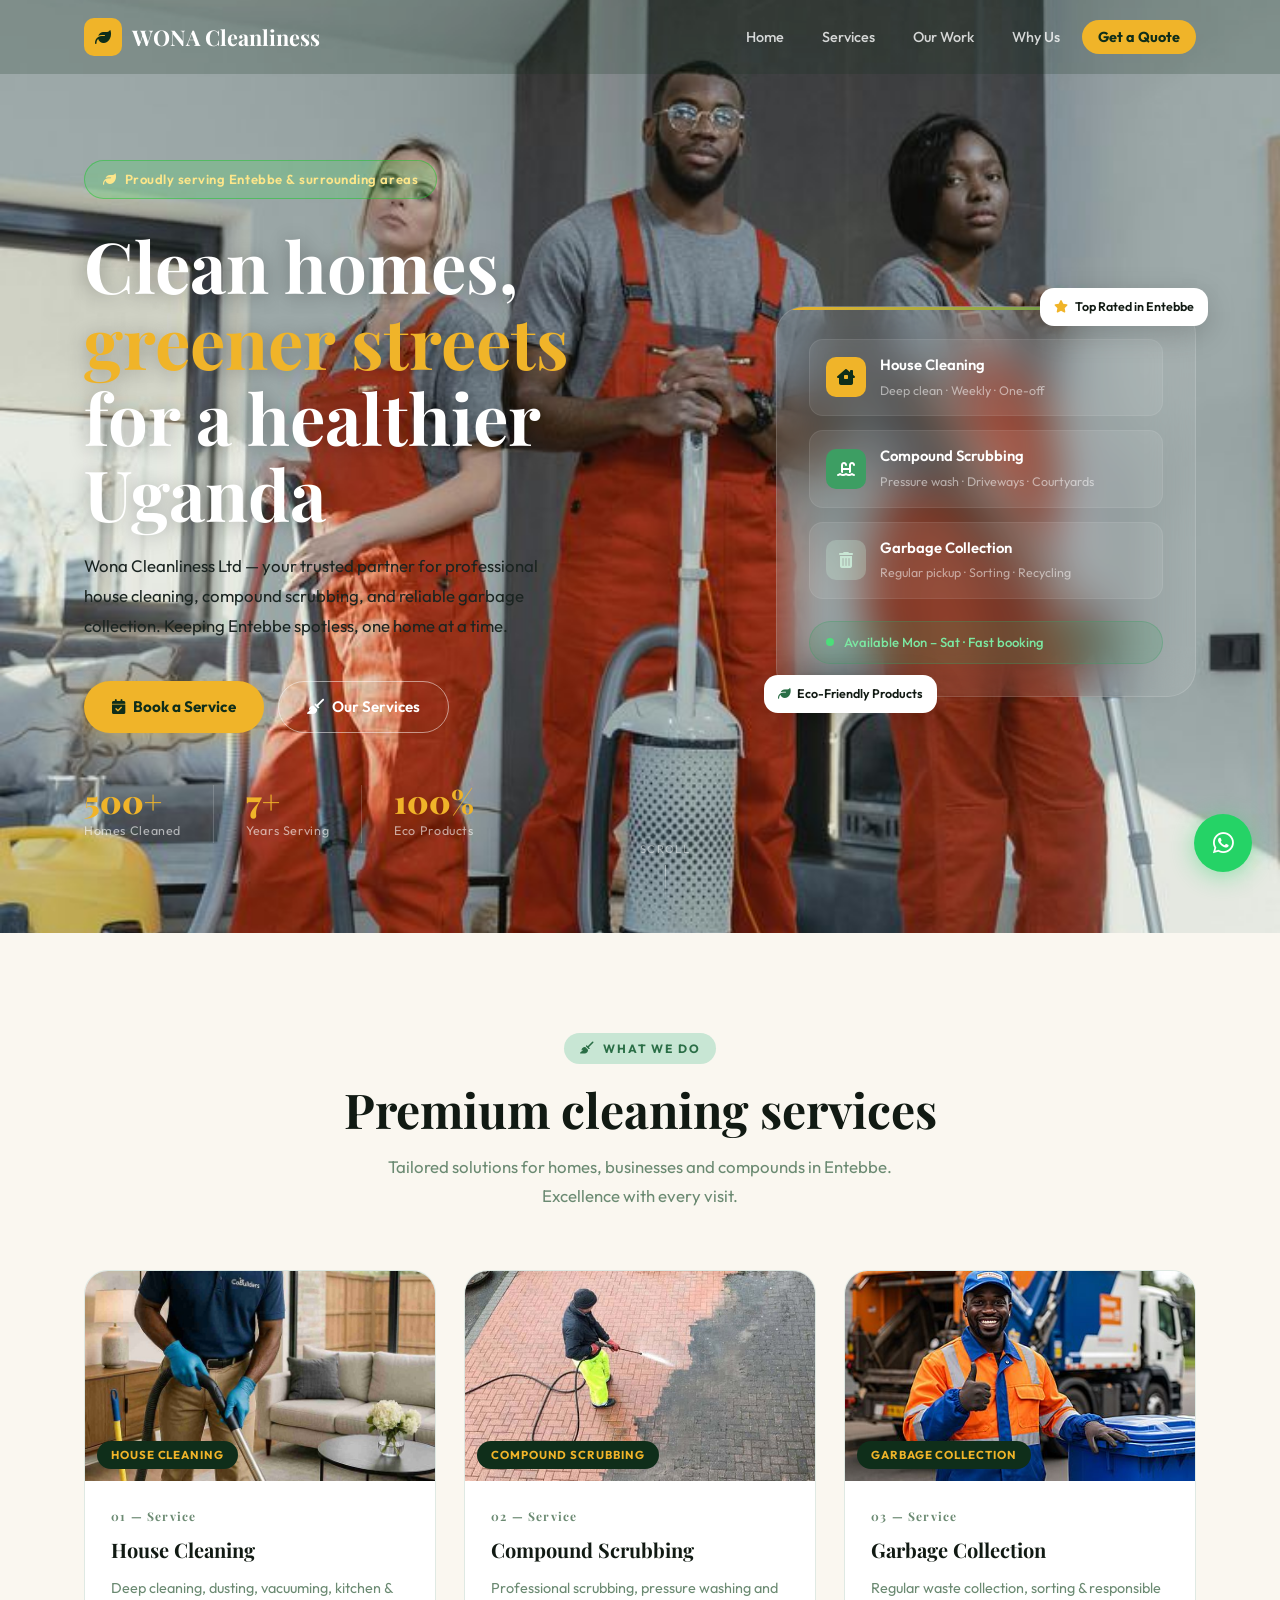
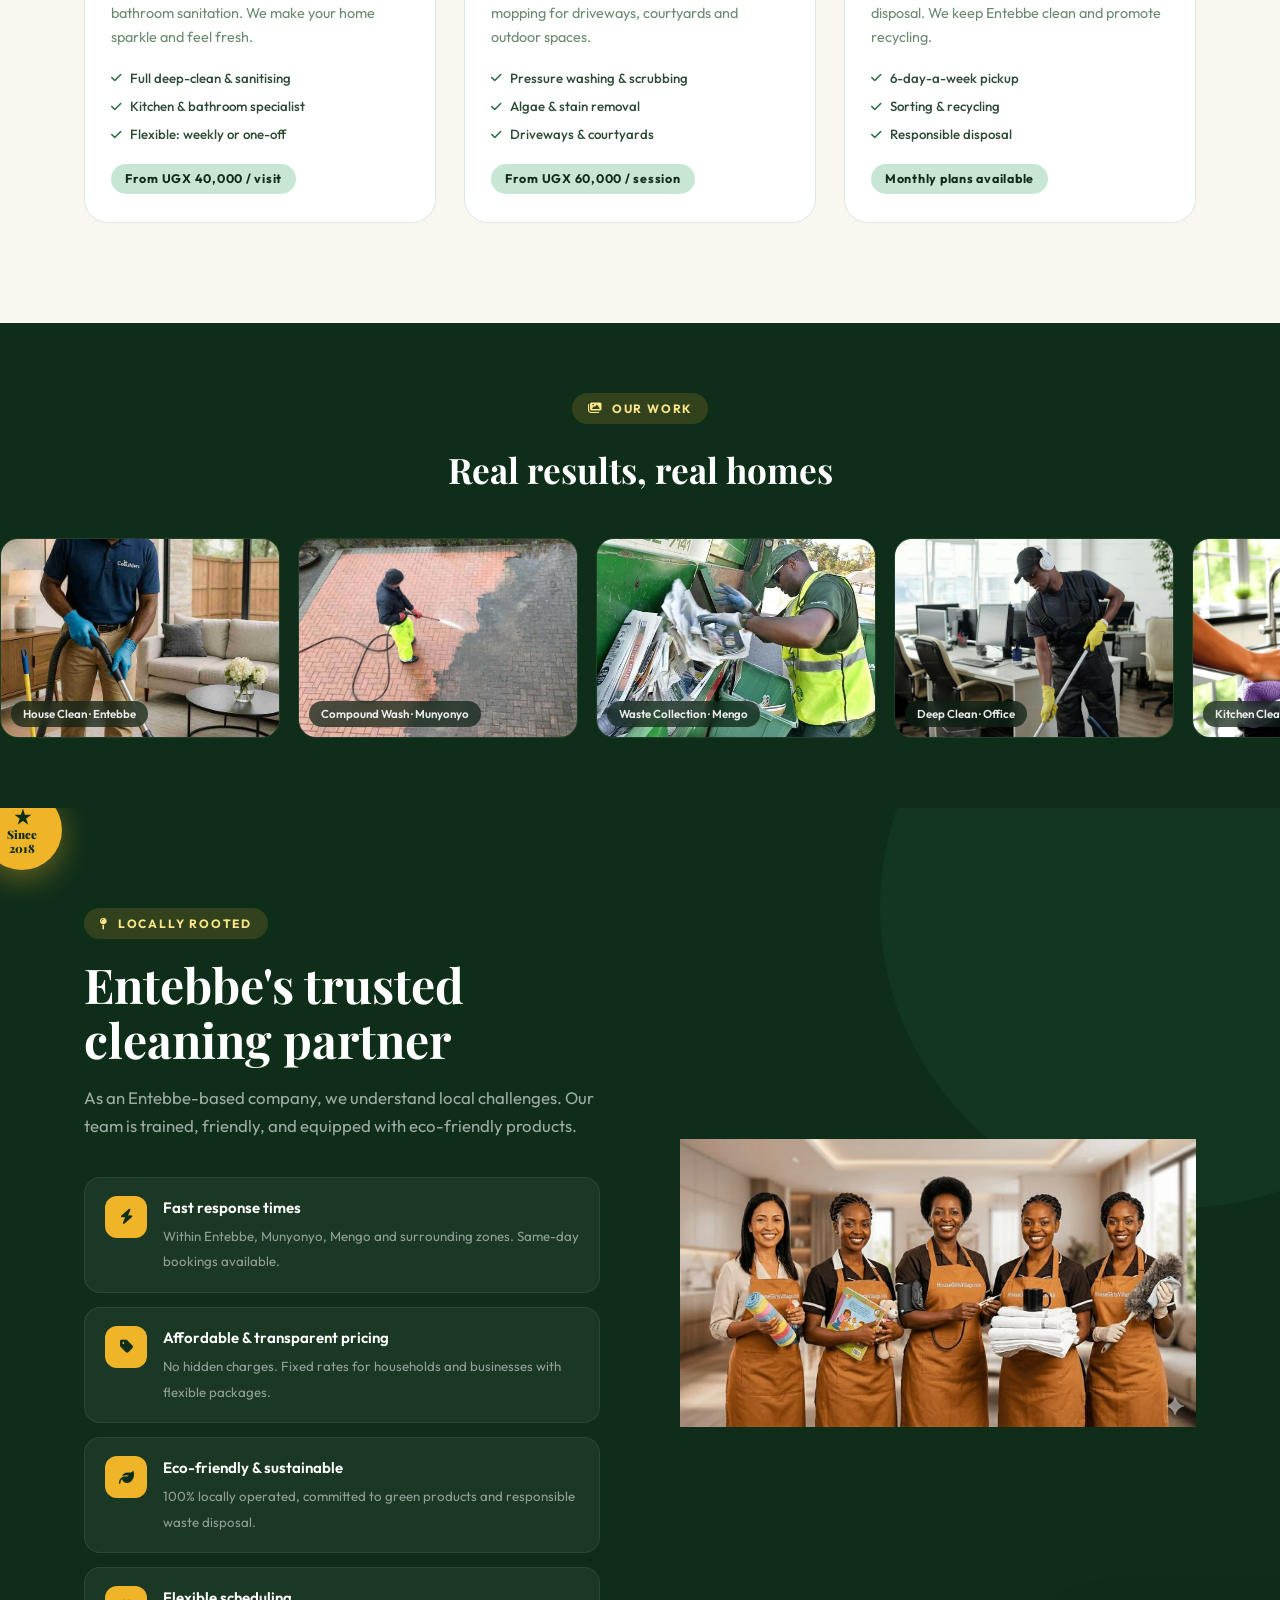
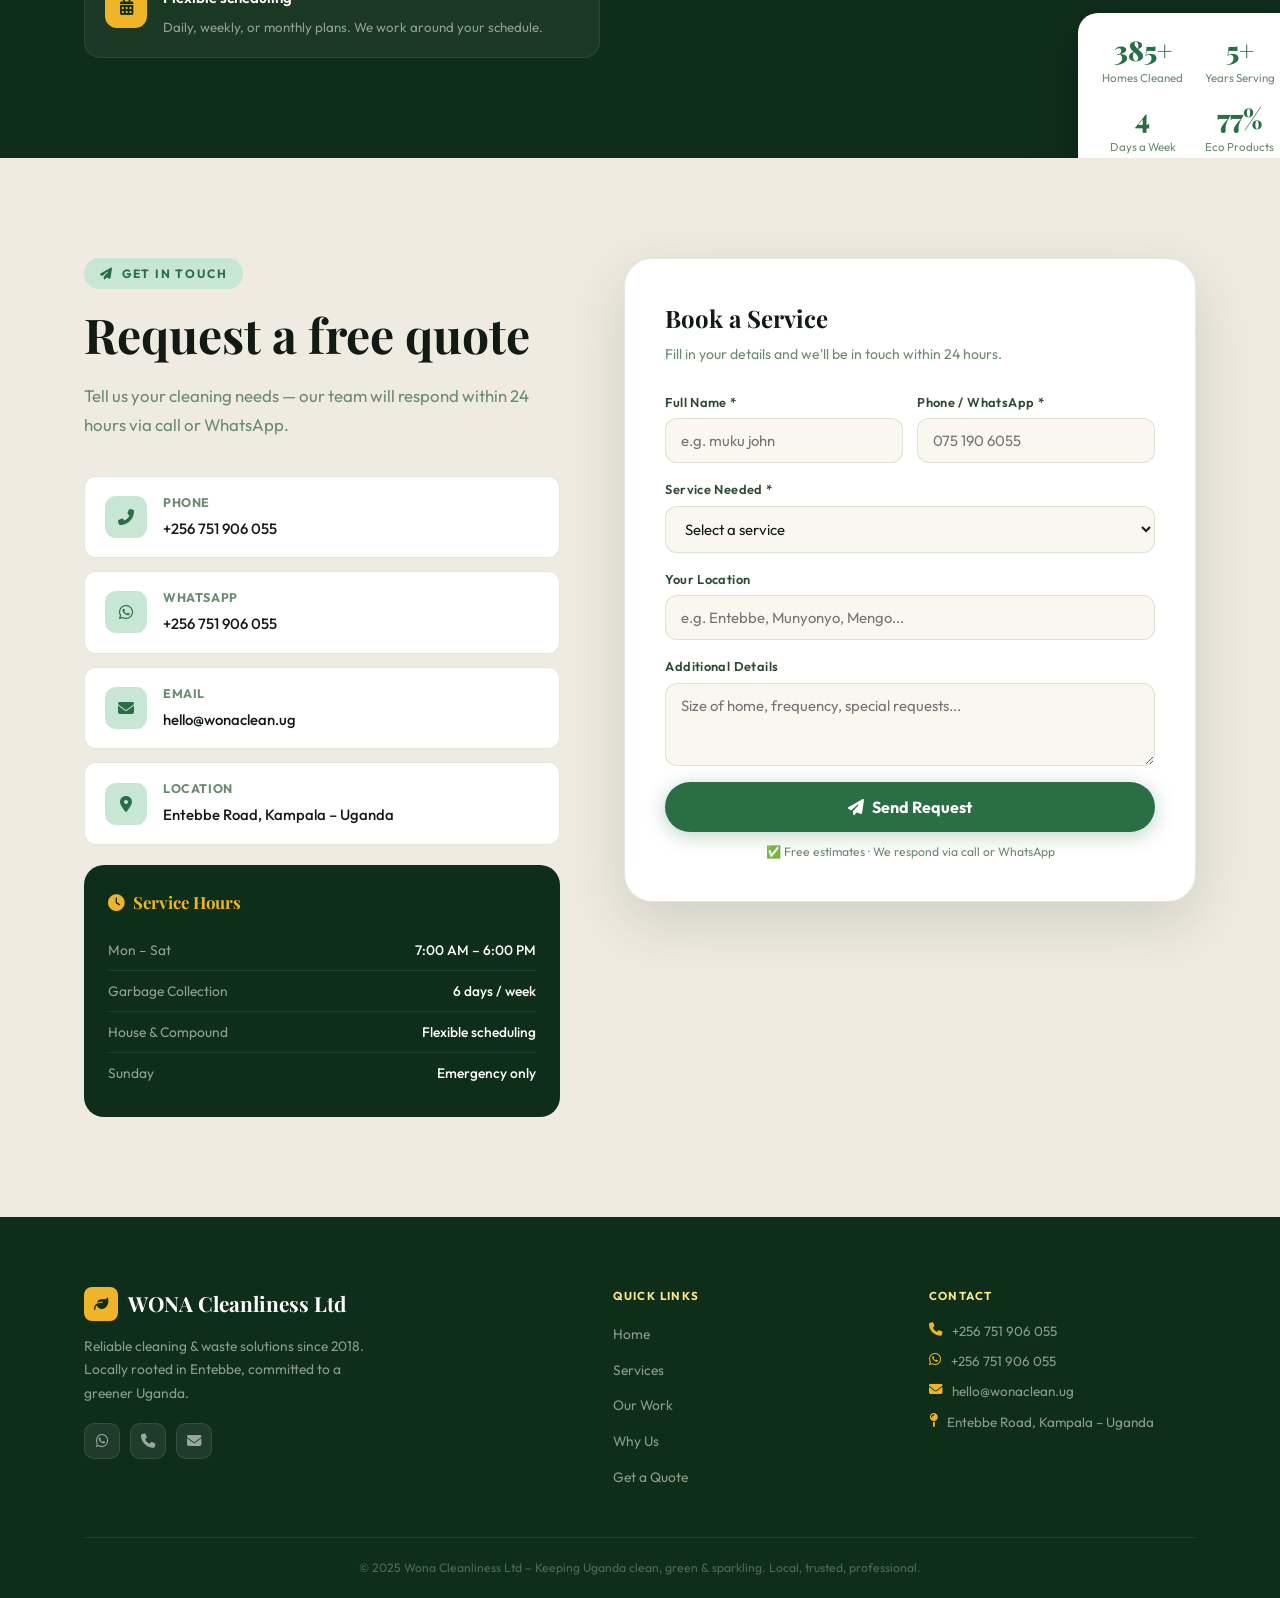
<file: index.html>
<!DOCTYPE html>
<html lang="en">

<head>
    <meta charset="UTF-8" />
    <meta name="viewport" content="width=device-width, initial-scale=1.0, viewport-fit=cover" />
    <title>Wona Cleanliness Ltd | Entebbe, Uganda – Clean & Green</title>
</head>
    <meta name="description" content="Wona Cleanliness Ltd – Entebbe's trusted cleaning partner. We offer professional house cleaning, compound scrubbing, and reliable garbage collection services. Keeping Entebbe spotless, one home at a time.
    Get a quotation today!" />
    <link rel="preconnect" href="https://fonts.googleapis.com" />
    <link
        href="https://fonts.googleapis.com/css2?family=Playfair+Display:wght@700;900&family=Outfit:wght@300;400;500;600;700&display=swap"
        rel="stylesheet" />

    <link rel="stylesheet" href="https://cdnjs.cloudflare.com/ajax/libs/font-awesome/6.5.0/css/all.min.css" />
    <link rel="stylesheet" href="style.css" />

</head>

<body>

    <!-- ========== NAVBAR ========== -->
    <header class="navbar" id="navbar">
        <div class="container nav-container">
            <a href="#home" class="nav-logo">
                <div class="nav-logo-icon"><i class="fas fa-leaf"></i></div>
                WONA Cleanliness
            </a>
            <button class="nav-toggle" id="navToggle" aria-label="Menu">
                <span></span><span></span><span></span>
            </button>
            <ul class="nav-links" id="navLinks">
                <li><a href="#home">Home</a></li>
                <li><a href="#services">Services</a></li>
                <li><a href="#gallery">Our Work</a></li>
                <li><a href="#why">Why Us</a></li>
                <li><a href="#contact" class="nav-cta">Get a Quote</a></li>
            </ul>
        </div>
    </header>

    <!-- =====================================================
       HERO — BACKGROUND IMAGE SECTION
  ====================================================== -->
    <section id="home" class="hero">

        <!-- 
      ============================================================
      HERO BACKGROUND IMAGE
  
      ============================================================
    -->
        <div class="hero-bg-img">
            <img src="wona-1.jpg" alt="Clean home in Entebbe Uganda — Wona Cleanliness Ltd"
                onerror="this.style.display='none'" />
        </div>

        <!-- Floating leaves -->
        <span class="hero-leaf" style="left:8%;top:105%;animation-duration:14s;animation-delay:0s;">🌿</span>
        <span class="hero-leaf" style="left:28%;top:105%;animation-duration:19s;animation-delay:5s;">🍃</span>
        <span class="hero-leaf" style="left:55%;top:105%;animation-duration:13s;animation-delay:2s;">🌿</span>
        <span class="hero-leaf" style="left:78%;top:105%;animation-duration:17s;animation-delay:8s;">🍃</span>

        <div class="hero-inner">
            <div class="container">
                <div class="hero-grid">

                    <div class="hero-content">
                        <div class="hero-badge"><i class="fas fa-leaf"></i> Proudly serving Entebbe &amp; surrounding
                            areas</div>
                        <h1 class="hero-title">
                            Clean homes,<br />
                            <span class="hero-highlight">greener streets</span><br />
                            for a healthier Uganda
                        </h1>
                        <p class="hero-sub" style=" color:#1a2421;">
                            Wona Cleanliness Ltd — your trusted partner for professional house cleaning, compound
                            scrubbing, and reliable garbage collection. Keeping Entebbe spotless, one home at a time.
                        </p>
                        <div class="hero-btns">
                            <a href="#contact" class="btn-primary"><i class="fas fa-calendar-check"></i> Book a
                                Service</a>
                            <a href="#services" class="btn-ghost"><i class="fas fa-broom"></i> Our Services</a>
                        </div>
                        <div class="hero-stats">
                            <div class="hero-stat-item">
                                <span class="hero-stat-num">500+</span>
                                <span class="hero-stat-label">Homes Cleaned</span>
                            </div>
                            <div class="hero-stat-div"></div>
                            <div class="hero-stat-item">
                                <span class="hero-stat-num">7+</span>
                                <span class="hero-stat-label">Years Serving</span>
                            </div>
                            <div class="hero-stat-div"></div>
                            <div class="hero-stat-item">
                                <span class="hero-stat-num">100%</span>
                                <span class="hero-stat-label">Eco Products</span>
                            </div>
                        </div>
                    </div>

                    <!-- Glass card right side -->
                    <div style="position:relative;">
                        <div class="hero-card">
                            <div class="hc-service-list">
                                <div class="hc-service-item">
                                    <div class="hc-icon gold"><i class="fas fa-house-chimney-window"></i></div>
                                    <div class="hc-text">
                                        <strong>House Cleaning</strong>
                                        <span>Deep clean · Weekly · One-off</span>
                                    </div>
                                </div>
                                <div class="hc-service-item">
                                    <div class="hc-icon green"><i class="fas fa-water-ladder"></i></div>
                                    <div class="hc-text">
                                        <strong>Compound Scrubbing</strong>
                                        <span>Pressure wash · Driveways · Courtyards</span>
                                    </div>
                                </div>
                                <div class="hc-service-item">
                                    <div class="hc-icon pale"><i class="fas fa-trash-alt"></i></div>
                                    <div class="hc-text">
                                        <strong>Garbage Collection</strong>
                                        <span>Regular pickup · Sorting · Recycling</span>
                                    </div>
                                </div>
                            </div>
                            <div class="hc-availability">
                                <div class="hc-dot"></div>
                                Available Mon – Sat · Fast booking
                            </div>
                        </div>
                        <div class="float-badge float-badge-1">
                            <i class="fas fa-star" style="color:var(--gold)"></i> Top Rated in Entebbe
                        </div>
                        <div class="float-badge float-badge-2">
                            <i class="fas fa-leaf"></i> Eco-Friendly Products
                        </div>
                    </div>

                </div>
            </div>
        </div>

        <!-- Scroll cue -->
        <div class="hero-scroll">
            <span>Scroll</span>
            <div class="scroll-arrow"></div>
        </div>
    </section>

    <!-- =====================================================
       SERVICES — each card has an image slot
  ====================================================== -->
    <section id="services" class="services-section">
        <div class="container">
            <div class="services-header reveal">
                <div class="section-tag"><i class="fas fa-broom"></i> What We Do</div>
                <h2 class="section-title">Premium cleaning services</h2>
                <p class="section-sub">Tailored solutions for homes, businesses and compounds in Entebbe. Excellence
                    with every visit.</p>
            </div>
            <div class="services-grid">

                <!-- SERVICE 1 -->
                <div class="service-card reveal" style="transition-delay:0.05s">
                    <div class="sc-img-wrap">
                        <!--
            ======= (House Cleaning):======
            -->
                        <img src="wona-cleanliness -p1.jpg" alt="House cleaning service" />

                        <div class="sc-img-chip">House Cleaning</div>
                    </div>
                    <div class="sc-body">
                        <div class="sc-num">01 — Service</div>
                        <h3 class="sc-title">House Cleaning</h3>
                        <p class="sc-desc">Deep cleaning, dusting, vacuuming, kitchen &amp; bathroom sanitation. We make
                            your home sparkle and feel fresh.</p>
                        <div class="sc-features">
                            <div class="sc-feat"><i class="fas fa-check"></i> Full deep-clean &amp; sanitising</div>
                            <div class="sc-feat"><i class="fas fa-check"></i> Kitchen &amp; bathroom specialist</div>
                            <div class="sc-feat"><i class="fas fa-check"></i> Flexible: weekly or one-off</div>
                        </div>
                        <span class="sc-price">From UGX 40,000 / visit</span>
                    </div>
                </div>

                <!-- SERVICE 2 -->
                <div class="service-card reveal" style="transition-delay:0.15s">
                    <div class="sc-img-wrap">
                        <!--
             ================== (Compound Scrubbing):=====
             
            -->
                        <img src="wona-compound-srubbing.jpg" alt="Compound scrubbing service" />

                        <div class="sc-img-chip">Compound Scrubbing</div>
                    </div>
                    <div class="sc-body">
                        <div class="sc-num">02 — Service</div>
                        <h3 class="sc-title">Compound Scrubbing</h3>
                        <p class="sc-desc">Professional scrubbing, pressure washing and mopping for driveways,
                            courtyards and outdoor spaces.</p>
                        <div class="sc-features">
                            <div class="sc-feat"><i class="fas fa-check"></i> Pressure washing &amp; scrubbing</div>
                            <div class="sc-feat"><i class="fas fa-check"></i> Algae &amp; stain removal</div>
                            <div class="sc-feat"><i class="fas fa-check"></i> Driveways &amp; courtyards</div>
                        </div>
                        <span class="sc-price">From UGX 60,000 / session</span>
                    </div>
                </div>

                <!-- SERVICE 3 -->
                <div class="service-card reveal" style="transition-delay:0.25s">
                    <div class="sc-img-wrap">
                        <!--================
                                     (Garbage Collection):
                        ========================== -->
                        <img src="wona-cleanliness.jpg" alt="Garbage collection service" />

                        <div class="sc-img-chip">Garbage Collection</div>
                    </div>
                    <div class="sc-body">
                        <div class="sc-num">03 — Service</div>
                        <h3 class="sc-title">Garbage Collection</h3>
                        <p class="sc-desc">Regular waste collection, sorting &amp; responsible disposal. We keep Entebbe
                            clean and promote recycling.</p>
                        <div class="sc-features">
                            <div class="sc-feat"><i class="fas fa-check"></i> 6-day-a-week pickup</div>
                            <div class="sc-feat"><i class="fas fa-check"></i> Sorting &amp; recycling</div>
                            <div class="sc-feat"><i class="fas fa-check"></i> Responsible disposal</div>
                        </div>
                        <span class="sc-price">Monthly plans available</span>
                    </div>
                </div>

            </div>
        </div>
    </section>

    <!-- =====================================================
       GALLERY STRIP — scrolling work photos
  ====================================================== -->
    <section id="gallery" class="gallery-strip">
        <div class="container gallery-strip-header reveal">
            <div class="section-tag" style="background:rgba(240,180,41,0.15);color:var(--gold-light)">
                <i class="fas fa-images"></i> Our Work
            </div>
            <h2 class="gallery-strip-title">Real results, real homes</h2>
        </div>

        <!--
      ============================================================
      GALLERY IMAGES — infinite scrolling strip
      
      ============================================================
    -->
        <div class="gallery-track-wrap">
            <div class="gallery-track" id="galleryTrack">

                <div class="gallery-img">
                    <img src="wona-cleanliness -p1.jpg" alt="description" />
                    <div class="gallery-img-label">House Clean · Entebbe</div>
                </div>
                <div class="gallery-img">
                    <img src="wona-compound-srubbing.jpg" alt="description" />
                    <div class="gallery-img-label">Compound Wash · Munyonyo</div>
                </div>
                <div class="gallery-img">
                    <img src="gabbage-collecting.jpg" alt="gabbage collection with provided bins" />
                    <div class="gallery-img-label">Waste Collection · Mengo</div>
                </div>
                <div class="gallery-img">
                    <img src="office-cleaning.jpg" alt="description" />
                    <div class="gallery-img-label">Deep Clean · Office</div>
                </div>
               
                <div class="gallery-img">
                    <img src="kitchen-cleaning.jpg" alt="deep kitchen cleaning" />
                    <div class="gallery-img-label">Kitchen Cleaning</div>
                </div>

                <!-- Duplicated set for seamless loop -->
                <div class="gallery-img">
                    <img src="wona-cleanliness -p1.jpg" alt="description" />
                    <div class="gallery-img-label">House Clean · Entebbe</div>
                </div>
                <div class="gallery-img">
                    <img src="wona-compound-srubbing.jpg" alt="description" />
                    <div class="gallery-img-label">Compound Wash · Munyonyo</div>
                </div>
                <div class="gallery-img">
                    <img src="gabbage-collecting.jpg" alt="gabbage collection with provided bins" />
                    <div class="gallery-img-label">Waste Collection · Mengo</div>
                </div>
                <div class="gallery-img">
                    <img src="office-cleaning.jpg" alt="description" />
                    <div class="gallery-img-label">Deep Clean · Office</div>
                </div>
               
                <div class="gallery-img">
                    <img src="kitchen-cleaning.jpg" alt="deep kitchen cleaning" />
                    <div class="gallery-img-label">Kitchen Cleaning</div>
                </div>

            </div>
        </div>
    </section>

    <!-- =====================================================
       WHY US — team image with stats overlay
  ====================================================== -->
    <section id="why" class="why-section">
        <div class="container">
            <div class="why-grid">

                <div class="why-content reveal-left">
                    <div class="section-tag"><i class="fas fa-map-pin"></i> Locally Rooted</div>
                    <h2 class="section-title">Entebbe's trusted<br />cleaning partner</h2>
                    <p class="section-sub">As an Entebbe-based company, we understand local challenges. Our team is
                        trained, friendly, and equipped with eco-friendly products.</p>
                    <div class="why-list">
                        <div class="why-item">
                            <div class="why-item-icon"><i class="fas fa-bolt"></i></div>
                            <div class="why-item-text">
                                <strong>Fast response times</strong>
                                <span>Within Entebbe, Munyonyo, Mengo and surrounding zones. Same-day bookings
                                    available.</span>
                            </div>
                        </div>
                        <div class="why-item">
                            <div class="why-item-icon"><i class="fas fa-tag"></i></div>
                            <div class="why-item-text">
                                <strong>Affordable &amp; transparent pricing</strong>
                                <span>No hidden charges. Fixed rates for households and businesses with flexible
                                    packages.</span>
                            </div>
                        </div>
                        <div class="why-item">
                            <div class="why-item-icon"><i class="fas fa-leaf"></i></div>
                            <div class="why-item-text">
                                <strong>Eco-friendly &amp; sustainable</strong>
                                <span>100% locally operated, committed to green products and responsible waste
                                    disposal.</span>
                            </div>
                        </div>
                        <div class="why-item">
                            <div class="why-item-icon"><i class="fas fa-calendar-alt"></i></div>
                            <div class="why-item-text">
                                <strong>Flexible scheduling</strong>
                                <span>Daily, weekly, or monthly plans. We work around your schedule.</span>
                            </div>
                        </div>
                    </div>
                </div>

                <div class="why-visual reveal-right">
                    <!--
            ============================================================
            TEAM / CREW IMAGE
          
            ============================================================
          -->
                    <img src="our-cleaning-team.jpg" alt="Wona Cleanliness team in Entebbe" />

                </div>

                <!-- Floating gold badge -->
                <div class="why-badge">
                    <span>★</span>
                    Since<br />2018
                </div>

                <!-- Stats card overlaid on image -->
                <div class="why-stats-overlay">
                    <div class="wso-stat">
                        <span class="wso-num stat-count" data-target="500">500+</span>
                        <span class="wso-label">Homes Cleaned</span>
                    </div>
                    <div class="wso-stat">
                        <span class="wso-num stat-count" data-target="7">7+</span>
                        <span class="wso-label">Years Serving</span>
                    </div>
                    <div class="wso-stat">
                        <span class="wso-num stat-count" data-target="6">6</span>
                        <span class="wso-label">Days a Week</span>
                    </div>
                    <div class="wso-stat">
                        <span class="wso-num stat-count" data-target="100">100%</span>
                        <span class="wso-label">Eco Products</span>
                    </div>
                </div>
            </div>

        </div>
        </div>
    </section>

    <!-- =====================================================
       CONTACT
  ====================================================== -->
    <section id="contact" class="contact-section">
        <div class="container">
            <div class="contact-grid">
                <div class="contact-info reveal-left">
                    <div class="section-tag"><i class="fas fa-paper-plane"></i> Get in Touch</div>
                    <h2 class="section-title">Request a free quote</h2>
                    <p class="section-sub">Tell us your cleaning needs — our team will respond within 24 hours via call
                        or WhatsApp.</p>
                    <div class="contact-cards">
                        <div class="cc">
                            <div class="cc-icon"><i class="fas fa-phone-alt"></i></div>
                            <div><strong>Phone</strong><a href="tel:+256751906055">+256 751 906 055</a></div>
                        </div>
                        <div class="cc">
                            <div class="cc-icon"><i class="fab fa-whatsapp"></i></div>
                            <div><strong>WhatsApp</strong><a href="https://wa.me/256751906055" target="_blank">+256 751
                                    906 055</a></div>
                        </div>
                        <div class="cc">
                            <div class="cc-icon"><i class="fas fa-envelope"></i></div>
                            <div><strong>Email</strong><a href="mailto:hello@wonaclean.ug">hello@wonaclean.ug</a></div>
                        </div>
                        <div class="cc">
                            <div class="cc-icon"><i class="fas fa-map-marker-alt"></i></div>
                            <div><strong>Location</strong><span>Entebbe Road, Kampala – Uganda</span></div>
                        </div>
                    </div>
                    <div class="hours-card">
                        <h4><i class="fas fa-clock"></i> &nbsp;Service Hours</h4>
                        <div class="hours-row"><span>Mon – Sat</span><span>7:00 AM – 6:00 PM</span></div>
                        <div class="hours-row"><span>Garbage Collection</span><span>6 days / week</span></div>
                        <div class="hours-row"><span>House &amp; Compound</span><span>Flexible scheduling</span></div>
                        <div class="hours-row"><span>Sunday</span><span>Emergency only</span></div>
                    </div>
                </div>

                <div class="reveal-right">
                    <div class="quote-form">
                        <h3 class="form-title">Book a Service</h3>
                        <p class="form-subtitle">Fill in your details and we'll be in touch within 24 hours.</p>
                        <form id="quoteForm" novalidate>
                            <div class="form-row">
                                <div class="form-group">
                                    <label>Full Name *</label>
                                    <input type="text" placeholder="e.g. muku john" required />
                                </div>
                                <div class="form-group">
                                    <label>Phone / WhatsApp *</label>
                                    <input type="tel" placeholder="075 190 6055" required />
                                </div>
                            </div>
                            <div class="form-group">
                                <label>Service Needed *</label>
                                <select required>
                                    <option value="" disabled selected>Select a service</option>
                                    <option>House Cleaning</option>
                                    <option>Compound Scrubbing (Pressure Washing)</option>
                                    <option>Garbage Collection (Regular Pickup)</option>
                                    <option>Combined Package (All Three)</option>
                                </select>
                            </div>
                            <div class="form-group">
                                <label>Your Location</label>
                                <input type="text" placeholder="e.g. Entebbe, Munyonyo, Mengo..." />
                            </div>
                            <div class="form-group">
                                <label>Additional Details</label>
                                <textarea rows="3"
                                    placeholder="Size of home, frequency, special requests..."></textarea>
                            </div>
                            <button type="submit" class="btn-primary form-submit">
                                <i class="fas fa-paper-plane"></i> Send Request
                            </button>
                            <p class="form-note">✅ Free estimates · We respond via call or WhatsApp</p>
                        </form>
                        <div class="form-success" id="formSuccess">
                            <i class="fas fa-check-circle"></i>
                            <p>Thank you! Wona Cleanliness Ltd will contact you shortly. We keep Entebbe clean! 🌿</p>
                        </div>
                    </div>
                </div>
            </div>
        </div>
    </section>

    <!-- ========== FOOTER ========== -->
    <footer class="footer">
        <div class="container">
            <div class="footer-grid">
                <div class="footer-brand">
                    <div class="footer-brand-logo">
                        <div class="footer-brand-logo-icon"><i class="fas fa-leaf"></i></div>
                        WONA Cleanliness Ltd
                    </div>
                    <p>Reliable cleaning &amp; waste solutions since 2018. Locally rooted in Entebbe, committed to a
                        greener Uganda.</p>
                    <div class="footer-social">
                        <a href="https://wa.me/256751906055" target="_blank"><i class="fab fa-whatsapp"></i></a>
                        <a href="tel:+256751906055"><i class="fas fa-phone"></i></a>
                        <a href="mailto:hello@wonaclean.ug"><i class="fas fa-envelope"></i></a>
                    </div>
                </div>
                <div class="footer-col">
                    <h4>Quick Links</h4>
                    <ul>
                        <li><a href="#home">Home</a></li>
                        <li><a href="#services">Services</a></li>
                        <li><a href="#gallery">Our Work</a></li>
                        <li><a href="#why">Why Us</a></li>
                        <li><a href="#contact">Get a Quote</a></li>
                    </ul>
                </div>
                <div class="footer-col">
                    <h4>Contact</h4>
                    <div class="fc-row"><i class="fas fa-phone"></i> +256 751 906 055</div>
                    <div class="fc-row"><i class="fab fa-whatsapp"></i> +256 751 906 055</div>
                    <div class="fc-row"><i class="fas fa-envelope"></i> hello@wonaclean.ug</div>
                    <div class="fc-row"><i class="fas fa-map-pin"></i> Entebbe Road, Kampala – Uganda</div>
                </div>
            </div>
            <div class="footer-bottom">
                <p>© 2025 Wona Cleanliness Ltd – Keeping Uganda clean, green &amp; sparkling. Local, trusted,
                    professional.</p>
            </div>
        </div>
    </footer>

    <!-- Floating WhatsApp -->
    <a href="https://wa.me/256751906055?text=Hello%20Wona%20Cleanliness%2C%20I%20need%20a%20quote!" class="wa-float"
        target="_blank" aria-label="WhatsApp">
        <i class="fab fa-whatsapp"></i>
        <span class="wa-tip">Chat with us!</span>
    </a>

    <script>
        // ── Navbar ──
        const navbar = document.getElementById('navbar');
        window.addEventListener('scroll', () => navbar.classList.toggle('scrolled', window.scrollY > 60));
        navbar.classList.add('scrolled');

        // ── Mobile menu ──
        const toggle = document.getElementById('navToggle');
        const navLinks = document.getElementById('navLinks');
        toggle.addEventListener('click', () => {
            navLinks.classList.toggle('open');
            const s = toggle.querySelectorAll('span');
            const open = navLinks.classList.contains('open');
            s[0].style.transform = open ? 'translateY(7px) rotate(45deg)' : '';
            s[1].style.opacity = open ? '0' : '1';
            s[2].style.transform = open ? 'translateY(-7px) rotate(-45deg)' : '';
        });
        navLinks.querySelectorAll('a').forEach(a => a.addEventListener('click', () => {
            navLinks.classList.remove('open');
            toggle.querySelectorAll('span').forEach(s => { s.style.transform = ''; s.style.opacity = '1'; });
        }));

        // ── Scroll reveal ──
        const io = new IntersectionObserver((entries) => {
            entries.forEach(e => { if (e.isIntersecting) { e.target.classList.add('visible'); io.unobserve(e.target); } });
        }, { threshold: 0.1 });
        document.querySelectorAll('.reveal, .reveal-left, .reveal-right, .reveal-scale').forEach((el, i) => {
            if (!el.style.transitionDelay) el.style.transitionDelay = (i * 0.04) + 's';
            io.observe(el);
        });

        // ── Counter animation ──
        function animateCount(el, target, suffix) {
            let start = null; const dur = 1800;
            const step = ts => {
                if (!start) start = ts;
                const p = Math.min((ts - start) / dur, 1);
                const ease = 1 - Math.pow(1 - p, 3);
                el.textContent = Math.floor(ease * target) + suffix;
                if (p < 1) requestAnimationFrame(step);
            };
            requestAnimationFrame(step);
        }
        const cntIO = new IntersectionObserver(entries => {
            entries.forEach(e => {
                if (!e.isIntersecting) return;
                const txt = e.target.dataset.target;
                const num = parseInt(txt);
                const suf = e.target.textContent.includes('%') ? '%' : (e.target.textContent.includes('+') ? '+' : '');
                animateCount(e.target, num, suf);
                cntIO.unobserve(e.target);
            });
        }, { threshold: 0.5 });
        document.querySelectorAll('.stat-count').forEach(el => cntIO.observe(el));

        // ── Gallery: duplicate track for infinite scroll ──
        // (already duplicated in HTML for CSS-only loop)

        // ── Smooth scroll ──
        document.querySelectorAll('a[href^="#"]').forEach(a => {
            a.addEventListener('click', function (e) {
                const t = document.querySelector(this.getAttribute('href'));
                if (t) { e.preventDefault(); t.scrollIntoView({ behavior: 'smooth' }); }
            });
        });

        // ── Form ──
        document.getElementById('quoteForm').addEventListener('submit', function (e) {
            e.preventDefault();
            this.style.display = 'none';
            document.getElementById('formSuccess').style.display = 'block';
        });
    </script>
</body>

</html>
</file>
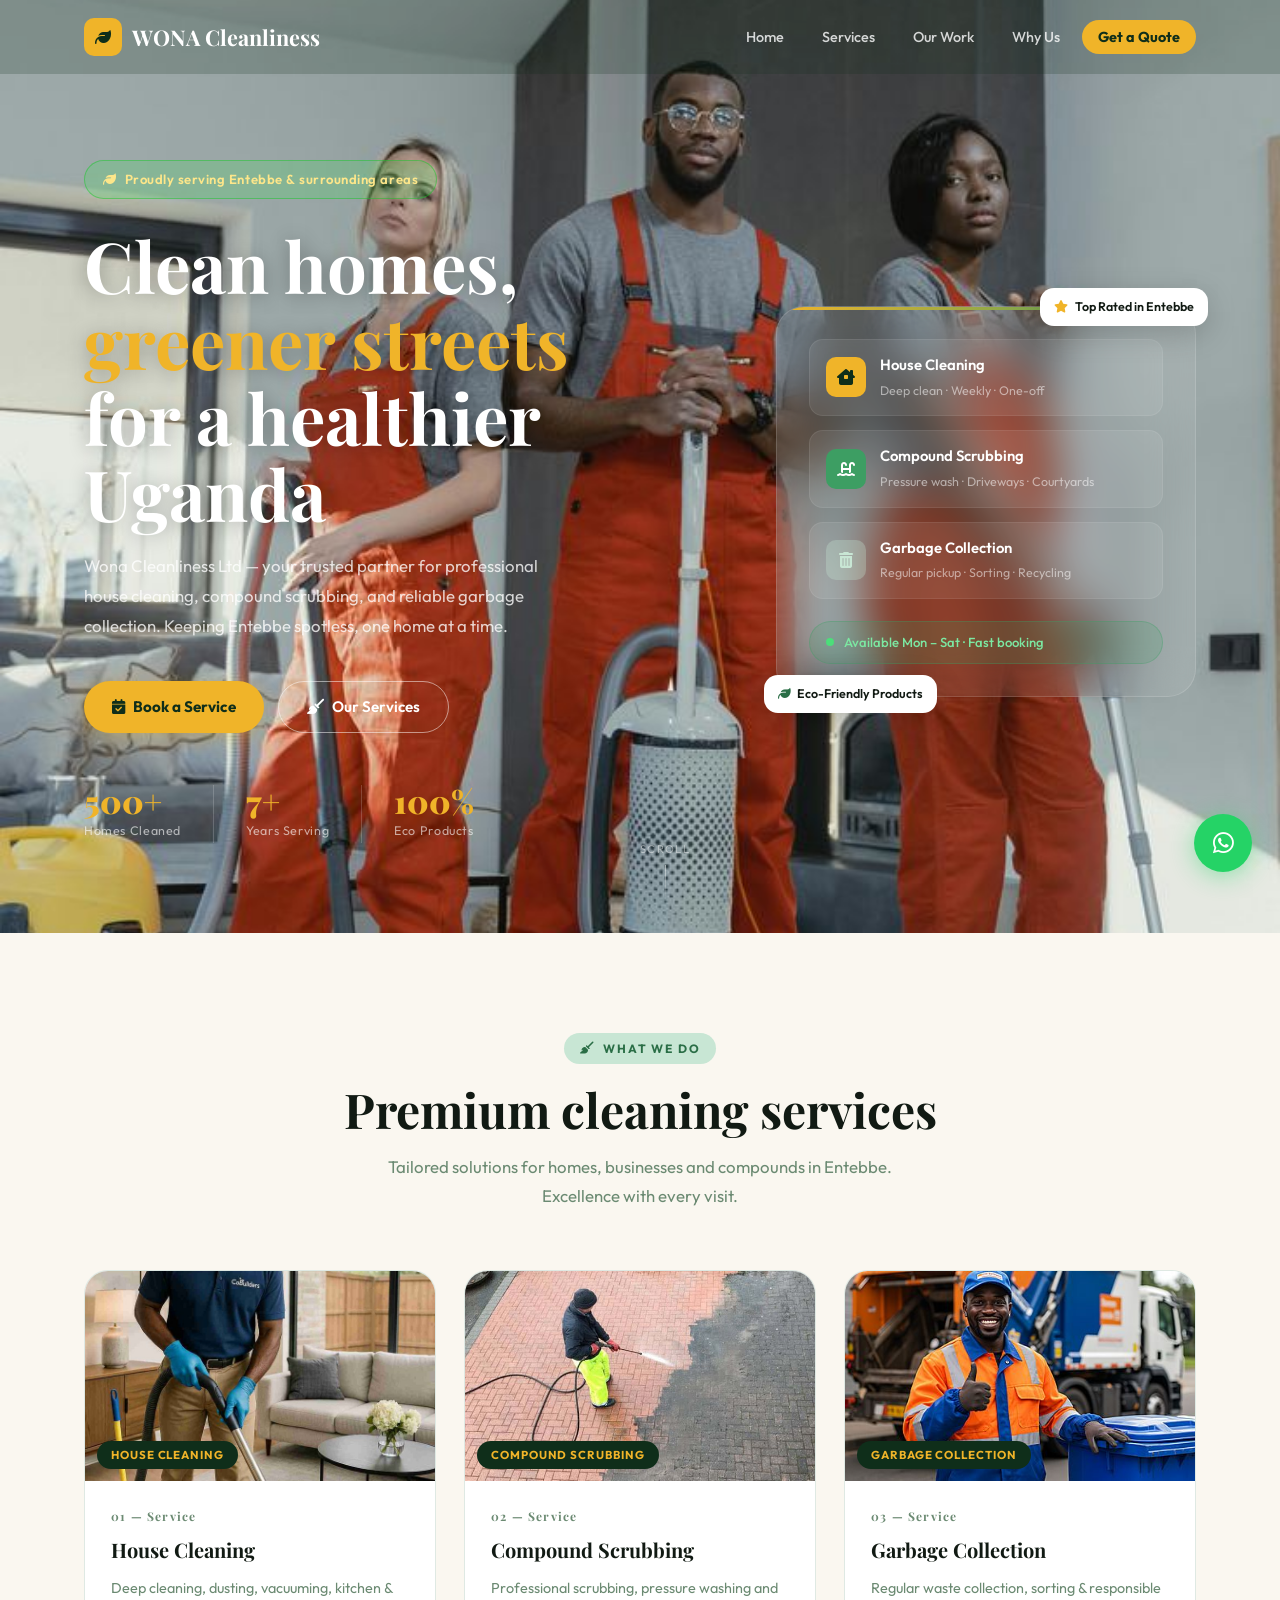
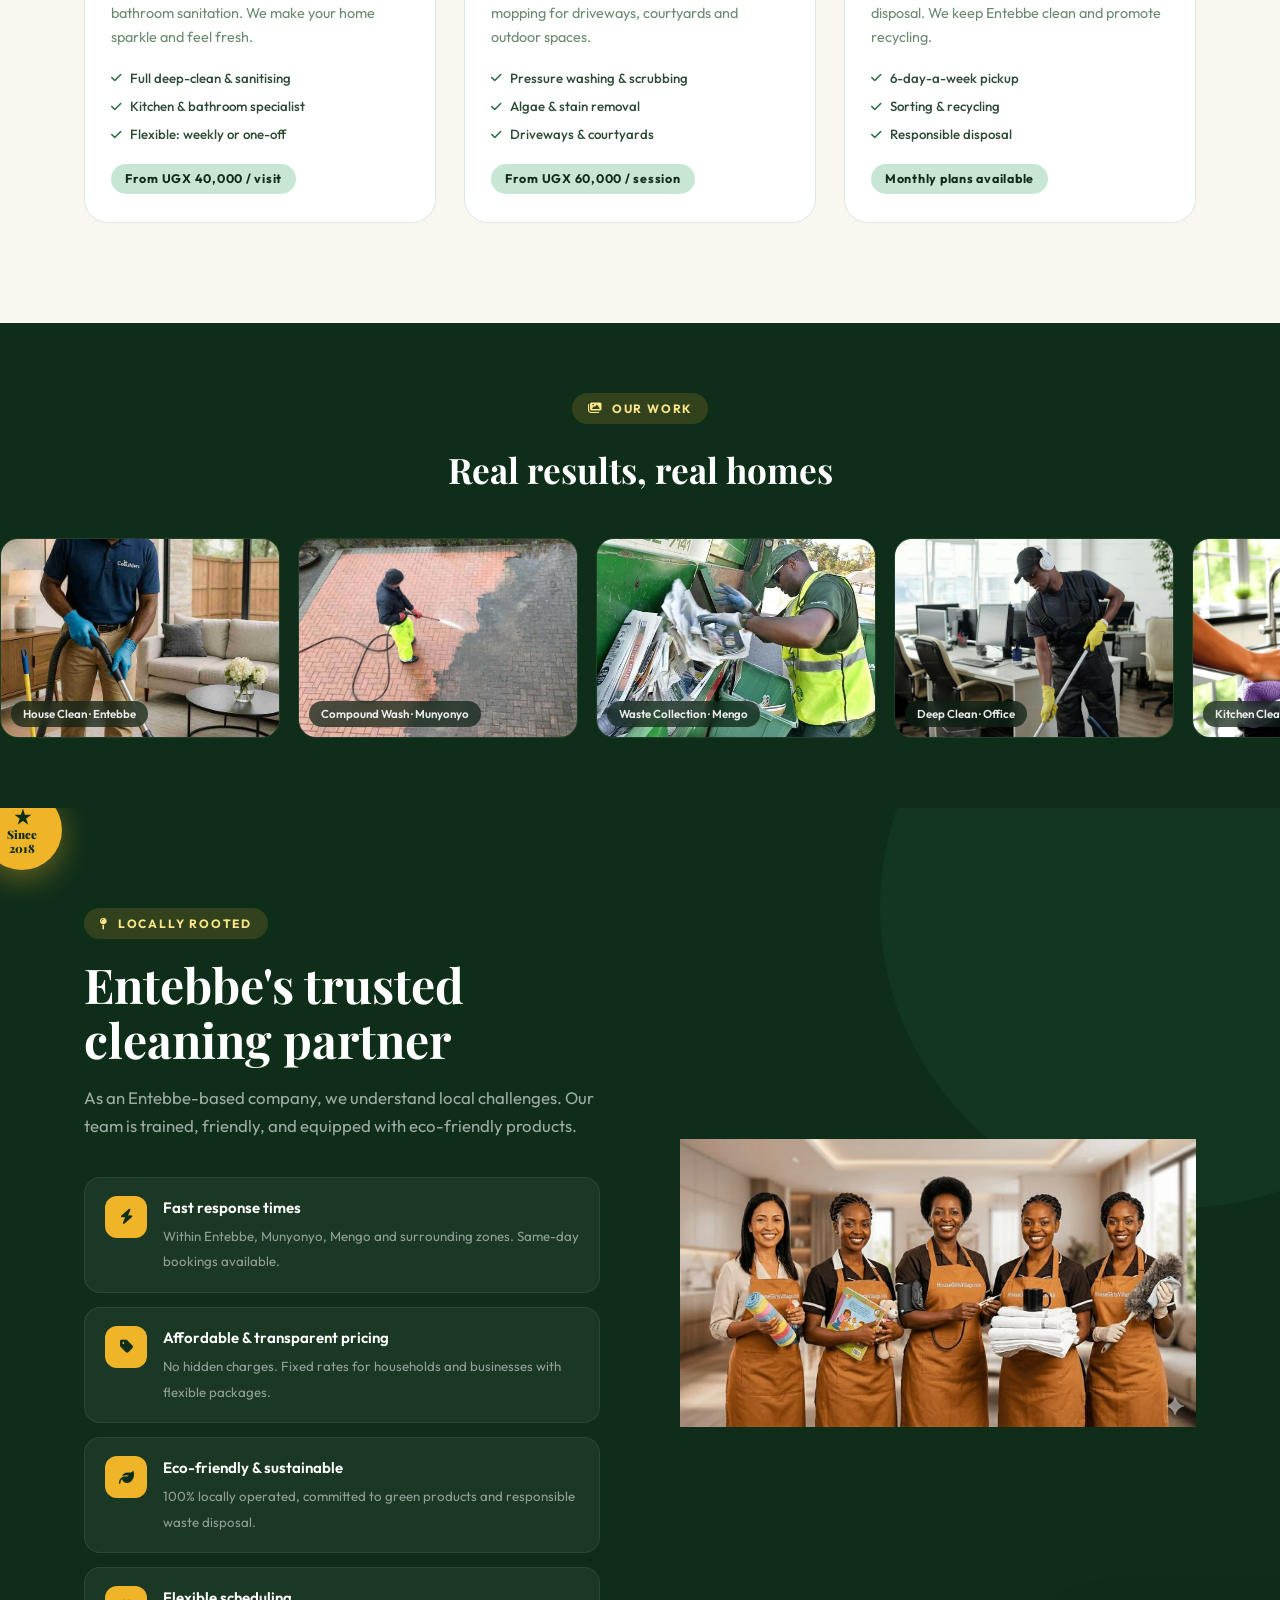
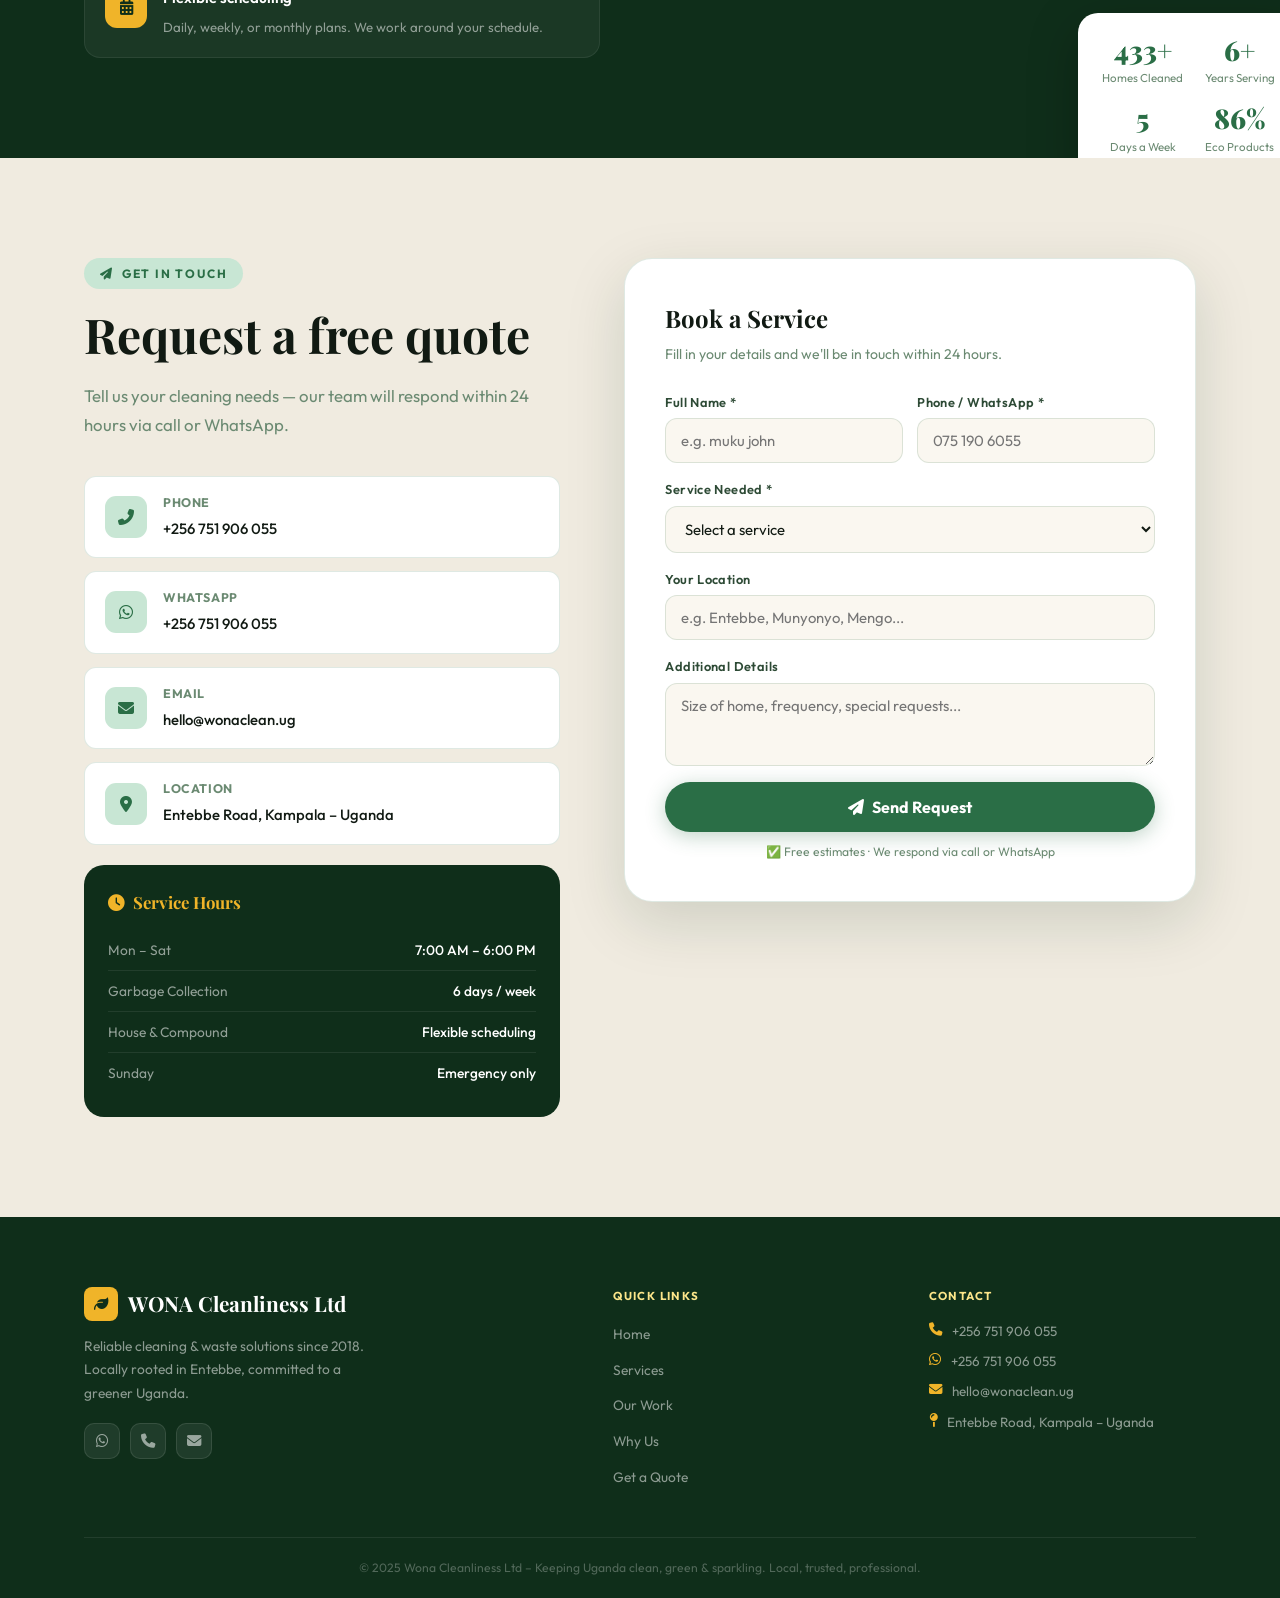
<file: wona-cleanliness.html>
<!DOCTYPE html>
<html lang="en">

<head>
    <meta charset="UTF-8" />
    <meta name="viewport" content="width=device-width, initial-scale=1.0, viewport-fit=cover" />
    <title>Wona Cleanliness Ltd | Entebbe, Uganda – Clean & Green</title>
</head>
    <meta name="description" content="Wona Cleanliness Ltd – Entebbe's trusted cleaning partner. We offer professional house cleaning, compound scrubbing, and reliable garbage collection services. Keeping Entebbe spotless, one home at a time.
    Get a quotation today!" />
    <link rel="preconnect" href="https://fonts.googleapis.com" />
    <link
        href="https://fonts.googleapis.com/css2?family=Playfair+Display:wght@700;900&family=Outfit:wght@300;400;500;600;700&display=swap"
        rel="stylesheet" />

    <link rel="stylesheet" href="https://cdnjs.cloudflare.com/ajax/libs/font-awesome/6.5.0/css/all.min.css" />
    <link rel="stylesheet" href="style.css" />

</head>

<body>

    <!-- ========== NAVBAR ========== -->
    <header class="navbar" id="navbar">
        <div class="container nav-container">
            <a href="#home" class="nav-logo">
                <div class="nav-logo-icon"><i class="fas fa-leaf"></i></div>
                WONA Cleanliness
            </a>
            <button class="nav-toggle" id="navToggle" aria-label="Menu">
                <span></span><span></span><span></span>
            </button>
            <ul class="nav-links" id="navLinks">
                <li><a href="#home">Home</a></li>
                <li><a href="#services">Services</a></li>
                <li><a href="#gallery">Our Work</a></li>
                <li><a href="#why">Why Us</a></li>
                <li><a href="#contact" class="nav-cta">Get a Quote</a></li>
            </ul>
        </div>
    </header>

    <!-- =====================================================
       HERO — BACKGROUND IMAGE SECTION
  ====================================================== -->
    <section id="home" class="hero">

        <!-- 
      ============================================================
      HERO BACKGROUND IMAGE
  
      ============================================================
    -->
        <div class="hero-bg-img">
            <img src="wona-1.jpg" alt="Clean home in Entebbe Uganda — Wona Cleanliness Ltd"
                onerror="this.style.display='none'" />
        </div>

        <!-- Floating leaves -->
        <span class="hero-leaf" style="left:8%;top:105%;animation-duration:14s;animation-delay:0s;">🌿</span>
        <span class="hero-leaf" style="left:28%;top:105%;animation-duration:19s;animation-delay:5s;">🍃</span>
        <span class="hero-leaf" style="left:55%;top:105%;animation-duration:13s;animation-delay:2s;">🌿</span>
        <span class="hero-leaf" style="left:78%;top:105%;animation-duration:17s;animation-delay:8s;">🍃</span>

        <div class="hero-inner">
            <div class="container">
                <div class="hero-grid">

                    <div class="hero-content">
                        <div class="hero-badge"><i class="fas fa-leaf"></i> Proudly serving Entebbe &amp; surrounding
                            areas</div>
                        <h1 class="hero-title">
                            Clean homes,<br />
                            <span class="hero-highlight">greener streets</span><br />
                            for a healthier Uganda
                        </h1>
                        <p class="hero-sub">
                            Wona Cleanliness Ltd — your trusted partner for professional house cleaning, compound
                            scrubbing, and reliable garbage collection. Keeping Entebbe spotless, one home at a time.
                        </p>
                        <div class="hero-btns">
                            <a href="#contact" class="btn-primary"><i class="fas fa-calendar-check"></i> Book a
                                Service</a>
                            <a href="#services" class="btn-ghost"><i class="fas fa-broom"></i> Our Services</a>
                        </div>
                        <div class="hero-stats">
                            <div class="hero-stat-item">
                                <span class="hero-stat-num">500+</span>
                                <span class="hero-stat-label">Homes Cleaned</span>
                            </div>
                            <div class="hero-stat-div"></div>
                            <div class="hero-stat-item">
                                <span class="hero-stat-num">7+</span>
                                <span class="hero-stat-label">Years Serving</span>
                            </div>
                            <div class="hero-stat-div"></div>
                            <div class="hero-stat-item">
                                <span class="hero-stat-num">100%</span>
                                <span class="hero-stat-label">Eco Products</span>
                            </div>
                        </div>
                    </div>

                    <!-- Glass card right side -->
                    <div style="position:relative;">
                        <div class="hero-card">
                            <div class="hc-service-list">
                                <div class="hc-service-item">
                                    <div class="hc-icon gold"><i class="fas fa-house-chimney-window"></i></div>
                                    <div class="hc-text">
                                        <strong>House Cleaning</strong>
                                        <span>Deep clean · Weekly · One-off</span>
                                    </div>
                                </div>
                                <div class="hc-service-item">
                                    <div class="hc-icon green"><i class="fas fa-water-ladder"></i></div>
                                    <div class="hc-text">
                                        <strong>Compound Scrubbing</strong>
                                        <span>Pressure wash · Driveways · Courtyards</span>
                                    </div>
                                </div>
                                <div class="hc-service-item">
                                    <div class="hc-icon pale"><i class="fas fa-trash-alt"></i></div>
                                    <div class="hc-text">
                                        <strong>Garbage Collection</strong>
                                        <span>Regular pickup · Sorting · Recycling</span>
                                    </div>
                                </div>
                            </div>
                            <div class="hc-availability">
                                <div class="hc-dot"></div>
                                Available Mon – Sat · Fast booking
                            </div>
                        </div>
                        <div class="float-badge float-badge-1">
                            <i class="fas fa-star" style="color:var(--gold)"></i> Top Rated in Entebbe
                        </div>
                        <div class="float-badge float-badge-2">
                            <i class="fas fa-leaf"></i> Eco-Friendly Products
                        </div>
                    </div>

                </div>
            </div>
        </div>

        <!-- Scroll cue -->
        <div class="hero-scroll">
            <span>Scroll</span>
            <div class="scroll-arrow"></div>
        </div>
    </section>

    <!-- =====================================================
       SERVICES — each card has an image slot
  ====================================================== -->
    <section id="services" class="services-section">
        <div class="container">
            <div class="services-header reveal">
                <div class="section-tag"><i class="fas fa-broom"></i> What We Do</div>
                <h2 class="section-title">Premium cleaning services</h2>
                <p class="section-sub">Tailored solutions for homes, businesses and compounds in Entebbe. Excellence
                    with every visit.</p>
            </div>
            <div class="services-grid">

                <!-- SERVICE 1 -->
                <div class="service-card reveal" style="transition-delay:0.05s">
                    <div class="sc-img-wrap">
                        <!--
            ======= (House Cleaning):======
            -->
                        <img src="wona-cleanliness -p1.jpg" alt="House cleaning service" />

                        <div class="sc-img-chip">House Cleaning</div>
                    </div>
                    <div class="sc-body">
                        <div class="sc-num">01 — Service</div>
                        <h3 class="sc-title">House Cleaning</h3>
                        <p class="sc-desc">Deep cleaning, dusting, vacuuming, kitchen &amp; bathroom sanitation. We make
                            your home sparkle and feel fresh.</p>
                        <div class="sc-features">
                            <div class="sc-feat"><i class="fas fa-check"></i> Full deep-clean &amp; sanitising</div>
                            <div class="sc-feat"><i class="fas fa-check"></i> Kitchen &amp; bathroom specialist</div>
                            <div class="sc-feat"><i class="fas fa-check"></i> Flexible: weekly or one-off</div>
                        </div>
                        <span class="sc-price">From UGX 40,000 / visit</span>
                    </div>
                </div>

                <!-- SERVICE 2 -->
                <div class="service-card reveal" style="transition-delay:0.15s">
                    <div class="sc-img-wrap">
                        <!--
             ================== (Compound Scrubbing):=====
             
            -->
                        <img src="wona-compound-srubbing.jpg" alt="Compound scrubbing service" />

                        <div class="sc-img-chip">Compound Scrubbing</div>
                    </div>
                    <div class="sc-body">
                        <div class="sc-num">02 — Service</div>
                        <h3 class="sc-title">Compound Scrubbing</h3>
                        <p class="sc-desc">Professional scrubbing, pressure washing and mopping for driveways,
                            courtyards and outdoor spaces.</p>
                        <div class="sc-features">
                            <div class="sc-feat"><i class="fas fa-check"></i> Pressure washing &amp; scrubbing</div>
                            <div class="sc-feat"><i class="fas fa-check"></i> Algae &amp; stain removal</div>
                            <div class="sc-feat"><i class="fas fa-check"></i> Driveways &amp; courtyards</div>
                        </div>
                        <span class="sc-price">From UGX 60,000 / session</span>
                    </div>
                </div>

                <!-- SERVICE 3 -->
                <div class="service-card reveal" style="transition-delay:0.25s">
                    <div class="sc-img-wrap">
                        <!--================
                                     (Garbage Collection):
                        ========================== -->
                        <img src="wona-cleanliness.jpg" alt="Garbage collection service" />

                        <div class="sc-img-chip">Garbage Collection</div>
                    </div>
                    <div class="sc-body">
                        <div class="sc-num">03 — Service</div>
                        <h3 class="sc-title">Garbage Collection</h3>
                        <p class="sc-desc">Regular waste collection, sorting &amp; responsible disposal. We keep Entebbe
                            clean and promote recycling.</p>
                        <div class="sc-features">
                            <div class="sc-feat"><i class="fas fa-check"></i> 6-day-a-week pickup</div>
                            <div class="sc-feat"><i class="fas fa-check"></i> Sorting &amp; recycling</div>
                            <div class="sc-feat"><i class="fas fa-check"></i> Responsible disposal</div>
                        </div>
                        <span class="sc-price">Monthly plans available</span>
                    </div>
                </div>

            </div>
        </div>
    </section>

    <!-- =====================================================
       GALLERY STRIP — scrolling work photos
  ====================================================== -->
    <section id="gallery" class="gallery-strip">
        <div class="container gallery-strip-header reveal">
            <div class="section-tag" style="background:rgba(240,180,41,0.15);color:var(--gold-light)">
                <i class="fas fa-images"></i> Our Work
            </div>
            <h2 class="gallery-strip-title">Real results, real homes</h2>
        </div>

        <!--
      ============================================================
      GALLERY IMAGES — infinite scrolling strip
      
      ============================================================
    -->
        <div class="gallery-track-wrap">
            <div class="gallery-track" id="galleryTrack">

                <div class="gallery-img">
                    <img src="wona-cleanliness -p1.jpg" alt="description" />
                    <div class="gallery-img-label">House Clean · Entebbe</div>
                </div>
                <div class="gallery-img">
                    <img src="wona-compound-srubbing.jpg" alt="description" />
                    <div class="gallery-img-label">Compound Wash · Munyonyo</div>
                </div>
                <div class="gallery-img">
                    <img src="gabbage-collecting.jpg" alt="gabbage collection with provided bins" />
                    <div class="gallery-img-label">Waste Collection · Mengo</div>
                </div>
                <div class="gallery-img">
                    <img src="office-cleaning.jpg" alt="description" />
                    <div class="gallery-img-label">Deep Clean · Office</div>
                </div>
               
                <div class="gallery-img">
                    <img src="kitchen-cleaning.jpg" alt="deep kitchen cleaning" />
                    <div class="gallery-img-label">Kitchen Cleaning</div>
                </div>

                <!-- Duplicated set for seamless loop -->
                <div class="gallery-img">
                    <img src="wona-cleanliness -p1.jpg" alt="description" />
                    <div class="gallery-img-label">House Clean · Entebbe</div>
                </div>
                <div class="gallery-img">
                    <img src="wona-compound-srubbing.jpg" alt="description" />
                    <div class="gallery-img-label">Compound Wash · Munyonyo</div>
                </div>
                <div class="gallery-img">
                    <img src="gabbage-collecting.jpg" alt="gabbage collection with provided bins" />
                    <div class="gallery-img-label">Waste Collection · Mengo</div>
                </div>
                <div class="gallery-img">
                    <img src="office-cleaning.jpg" alt="description" />
                    <div class="gallery-img-label">Deep Clean · Office</div>
                </div>
               
                <div class="gallery-img">
                    <img src="kitchen-cleaning.jpg" alt="deep kitchen cleaning" />
                    <div class="gallery-img-label">Kitchen Cleaning</div>
                </div>

            </div>
        </div>
    </section>

    <!-- =====================================================
       WHY US — team image with stats overlay
  ====================================================== -->
    <section id="why" class="why-section">
        <div class="container">
            <div class="why-grid">

                <div class="why-content reveal-left">
                    <div class="section-tag"><i class="fas fa-map-pin"></i> Locally Rooted</div>
                    <h2 class="section-title">Entebbe's trusted<br />cleaning partner</h2>
                    <p class="section-sub">As an Entebbe-based company, we understand local challenges. Our team is
                        trained, friendly, and equipped with eco-friendly products.</p>
                    <div class="why-list">
                        <div class="why-item">
                            <div class="why-item-icon"><i class="fas fa-bolt"></i></div>
                            <div class="why-item-text">
                                <strong>Fast response times</strong>
                                <span>Within Entebbe, Munyonyo, Mengo and surrounding zones. Same-day bookings
                                    available.</span>
                            </div>
                        </div>
                        <div class="why-item">
                            <div class="why-item-icon"><i class="fas fa-tag"></i></div>
                            <div class="why-item-text">
                                <strong>Affordable &amp; transparent pricing</strong>
                                <span>No hidden charges. Fixed rates for households and businesses with flexible
                                    packages.</span>
                            </div>
                        </div>
                        <div class="why-item">
                            <div class="why-item-icon"><i class="fas fa-leaf"></i></div>
                            <div class="why-item-text">
                                <strong>Eco-friendly &amp; sustainable</strong>
                                <span>100% locally operated, committed to green products and responsible waste
                                    disposal.</span>
                            </div>
                        </div>
                        <div class="why-item">
                            <div class="why-item-icon"><i class="fas fa-calendar-alt"></i></div>
                            <div class="why-item-text">
                                <strong>Flexible scheduling</strong>
                                <span>Daily, weekly, or monthly plans. We work around your schedule.</span>
                            </div>
                        </div>
                    </div>
                </div>

                <div class="why-visual reveal-right">
                    <!--
            ============================================================
            TEAM / CREW IMAGE
          
            ============================================================
          -->
                    <img src="our-cleaning-team.jpg" alt="Wona Cleanliness team in Entebbe" />

                </div>

                <!-- Floating gold badge -->
                <div class="why-badge">
                    <span>★</span>
                    Since<br />2018
                </div>

                <!-- Stats card overlaid on image -->
                <div class="why-stats-overlay">
                    <div class="wso-stat">
                        <span class="wso-num stat-count" data-target="500">500+</span>
                        <span class="wso-label">Homes Cleaned</span>
                    </div>
                    <div class="wso-stat">
                        <span class="wso-num stat-count" data-target="7">7+</span>
                        <span class="wso-label">Years Serving</span>
                    </div>
                    <div class="wso-stat">
                        <span class="wso-num stat-count" data-target="6">6</span>
                        <span class="wso-label">Days a Week</span>
                    </div>
                    <div class="wso-stat">
                        <span class="wso-num stat-count" data-target="100">100%</span>
                        <span class="wso-label">Eco Products</span>
                    </div>
                </div>
            </div>

        </div>
        </div>
    </section>

    <!-- =====================================================
       CONTACT
  ====================================================== -->
    <section id="contact" class="contact-section">
        <div class="container">
            <div class="contact-grid">
                <div class="contact-info reveal-left">
                    <div class="section-tag"><i class="fas fa-paper-plane"></i> Get in Touch</div>
                    <h2 class="section-title">Request a free quote</h2>
                    <p class="section-sub">Tell us your cleaning needs — our team will respond within 24 hours via call
                        or WhatsApp.</p>
                    <div class="contact-cards">
                        <div class="cc">
                            <div class="cc-icon"><i class="fas fa-phone-alt"></i></div>
                            <div><strong>Phone</strong><a href="tel:+256751906055">+256 751 906 055</a></div>
                        </div>
                        <div class="cc">
                            <div class="cc-icon"><i class="fab fa-whatsapp"></i></div>
                            <div><strong>WhatsApp</strong><a href="https://wa.me/256751906055" target="_blank">+256 751
                                    906 055</a></div>
                        </div>
                        <div class="cc">
                            <div class="cc-icon"><i class="fas fa-envelope"></i></div>
                            <div><strong>Email</strong><a href="mailto:hello@wonaclean.ug">hello@wonaclean.ug</a></div>
                        </div>
                        <div class="cc">
                            <div class="cc-icon"><i class="fas fa-map-marker-alt"></i></div>
                            <div><strong>Location</strong><span>Entebbe Road, Kampala – Uganda</span></div>
                        </div>
                    </div>
                    <div class="hours-card">
                        <h4><i class="fas fa-clock"></i> &nbsp;Service Hours</h4>
                        <div class="hours-row"><span>Mon – Sat</span><span>7:00 AM – 6:00 PM</span></div>
                        <div class="hours-row"><span>Garbage Collection</span><span>6 days / week</span></div>
                        <div class="hours-row"><span>House &amp; Compound</span><span>Flexible scheduling</span></div>
                        <div class="hours-row"><span>Sunday</span><span>Emergency only</span></div>
                    </div>
                </div>

                <div class="reveal-right">
                    <div class="quote-form">
                        <h3 class="form-title">Book a Service</h3>
                        <p class="form-subtitle">Fill in your details and we'll be in touch within 24 hours.</p>
                        <form id="quoteForm" novalidate>
                            <div class="form-row">
                                <div class="form-group">
                                    <label>Full Name *</label>
                                    <input type="text" placeholder="e.g. muku john" required />
                                </div>
                                <div class="form-group">
                                    <label>Phone / WhatsApp *</label>
                                    <input type="tel" placeholder="075 190 6055" required />
                                </div>
                            </div>
                            <div class="form-group">
                                <label>Service Needed *</label>
                                <select required>
                                    <option value="" disabled selected>Select a service</option>
                                    <option>House Cleaning</option>
                                    <option>Compound Scrubbing (Pressure Washing)</option>
                                    <option>Garbage Collection (Regular Pickup)</option>
                                    <option>Combined Package (All Three)</option>
                                </select>
                            </div>
                            <div class="form-group">
                                <label>Your Location</label>
                                <input type="text" placeholder="e.g. Entebbe, Munyonyo, Mengo..." />
                            </div>
                            <div class="form-group">
                                <label>Additional Details</label>
                                <textarea rows="3"
                                    placeholder="Size of home, frequency, special requests..."></textarea>
                            </div>
                            <button type="submit" class="btn-primary form-submit">
                                <i class="fas fa-paper-plane"></i> Send Request
                            </button>
                            <p class="form-note">✅ Free estimates · We respond via call or WhatsApp</p>
                        </form>
                        <div class="form-success" id="formSuccess">
                            <i class="fas fa-check-circle"></i>
                            <p>Thank you! Wona Cleanliness Ltd will contact you shortly. We keep Entebbe clean! 🌿</p>
                        </div>
                    </div>
                </div>
            </div>
        </div>
    </section>

    <!-- ========== FOOTER ========== -->
    <footer class="footer">
        <div class="container">
            <div class="footer-grid">
                <div class="footer-brand">
                    <div class="footer-brand-logo">
                        <div class="footer-brand-logo-icon"><i class="fas fa-leaf"></i></div>
                        WONA Cleanliness Ltd
                    </div>
                    <p>Reliable cleaning &amp; waste solutions since 2018. Locally rooted in Entebbe, committed to a
                        greener Uganda.</p>
                    <div class="footer-social">
                        <a href="https://wa.me/256751906055" target="_blank"><i class="fab fa-whatsapp"></i></a>
                        <a href="tel:+256751906055"><i class="fas fa-phone"></i></a>
                        <a href="mailto:hello@wonaclean.ug"><i class="fas fa-envelope"></i></a>
                    </div>
                </div>
                <div class="footer-col">
                    <h4>Quick Links</h4>
                    <ul>
                        <li><a href="#home">Home</a></li>
                        <li><a href="#services">Services</a></li>
                        <li><a href="#gallery">Our Work</a></li>
                        <li><a href="#why">Why Us</a></li>
                        <li><a href="#contact">Get a Quote</a></li>
                    </ul>
                </div>
                <div class="footer-col">
                    <h4>Contact</h4>
                    <div class="fc-row"><i class="fas fa-phone"></i> +256 751 906 055</div>
                    <div class="fc-row"><i class="fab fa-whatsapp"></i> +256 751 906 055</div>
                    <div class="fc-row"><i class="fas fa-envelope"></i> hello@wonaclean.ug</div>
                    <div class="fc-row"><i class="fas fa-map-pin"></i> Entebbe Road, Kampala – Uganda</div>
                </div>
            </div>
            <div class="footer-bottom">
                <p>© 2025 Wona Cleanliness Ltd – Keeping Uganda clean, green &amp; sparkling. Local, trusted,
                    professional.</p>
            </div>
        </div>
    </footer>

    <!-- Floating WhatsApp -->
    <a href="https://wa.me/256751906055?text=Hello%20Wona%20Cleanliness%2C%20I%20need%20a%20quote!" class="wa-float"
        target="_blank" aria-label="WhatsApp">
        <i class="fab fa-whatsapp"></i>
        <span class="wa-tip">Chat with us!</span>
    </a>

    <script>
        // ── Navbar ──
        const navbar = document.getElementById('navbar');
        window.addEventListener('scroll', () => navbar.classList.toggle('scrolled', window.scrollY > 60));
        navbar.classList.add('scrolled');

        // ── Mobile menu ──
        const toggle = document.getElementById('navToggle');
        const navLinks = document.getElementById('navLinks');
        toggle.addEventListener('click', () => {
            navLinks.classList.toggle('open');
            const s = toggle.querySelectorAll('span');
            const open = navLinks.classList.contains('open');
            s[0].style.transform = open ? 'translateY(7px) rotate(45deg)' : '';
            s[1].style.opacity = open ? '0' : '1';
            s[2].style.transform = open ? 'translateY(-7px) rotate(-45deg)' : '';
        });
        navLinks.querySelectorAll('a').forEach(a => a.addEventListener('click', () => {
            navLinks.classList.remove('open');
            toggle.querySelectorAll('span').forEach(s => { s.style.transform = ''; s.style.opacity = '1'; });
        }));

        // ── Scroll reveal ──
        const io = new IntersectionObserver((entries) => {
            entries.forEach(e => { if (e.isIntersecting) { e.target.classList.add('visible'); io.unobserve(e.target); } });
        }, { threshold: 0.1 });
        document.querySelectorAll('.reveal, .reveal-left, .reveal-right, .reveal-scale').forEach((el, i) => {
            if (!el.style.transitionDelay) el.style.transitionDelay = (i * 0.04) + 's';
            io.observe(el);
        });

        // ── Counter animation ──
        function animateCount(el, target, suffix) {
            let start = null; const dur = 1800;
            const step = ts => {
                if (!start) start = ts;
                const p = Math.min((ts - start) / dur, 1);
                const ease = 1 - Math.pow(1 - p, 3);
                el.textContent = Math.floor(ease * target) + suffix;
                if (p < 1) requestAnimationFrame(step);
            };
            requestAnimationFrame(step);
        }
        const cntIO = new IntersectionObserver(entries => {
            entries.forEach(e => {
                if (!e.isIntersecting) return;
                const txt = e.target.dataset.target;
                const num = parseInt(txt);
                const suf = e.target.textContent.includes('%') ? '%' : (e.target.textContent.includes('+') ? '+' : '');
                animateCount(e.target, num, suf);
                cntIO.unobserve(e.target);
            });
        }, { threshold: 0.5 });
        document.querySelectorAll('.stat-count').forEach(el => cntIO.observe(el));

        // ── Gallery: duplicate track for infinite scroll ──
        // (already duplicated in HTML for CSS-only loop)

        // ── Smooth scroll ──
        document.querySelectorAll('a[href^="#"]').forEach(a => {
            a.addEventListener('click', function (e) {
                const t = document.querySelector(this.getAttribute('href'));
                if (t) { e.preventDefault(); t.scrollIntoView({ behavior: 'smooth' }); }
            });
        });

        // ── Form ──
        document.getElementById('quoteForm').addEventListener('submit', function (e) {
            e.preventDefault();
            this.style.display = 'none';
            document.getElementById('formSuccess').style.display = 'block';
        });
    </script>
</body>

</html>
</file>
<file: style.css>
/* =====================================================
       WONA CLEANLINESS — FULL SITE WITH IMAGE ZONES
    ===================================================== */
:root {
    --green-deep: #0f2e1a;
    --green-mid: #1a4a2e;
    --green-main: #2a6e46;
    --green-light: #3d9e63;
    --green-pale: #c8e6d4;
    --gold: #f0b429;
    --gold-light: #fde68a;
    --cream: #faf7f0;
    --cream-dark: #f0ebe0;
    --white: #ffffff;
    --text-dark: #111a13;
    --text-mid: #2d4a35;
    --text-muted: #6b8a72;
    --border: rgba(42, 110, 70, 0.15);
    --shadow: 0 20px 60px rgba(15, 46, 26, 0.15);
    --radius: 20px;
    --radius-sm: 12px;
    --font-head: 'Playfair Display', serif;
    --font-body: 'Outfit', sans-serif;
}

*,
*::before,
*::after {
    box-sizing: border-box;
    margin: 0;
    padding: 0;
}

html {
    scroll-behavior: smooth;
}

body {
    font-family: var(--font-body);
    background: var(--cream);
    color: var(--text-dark);
    overflow-x: hidden;
    line-height: 1.6;
}

img {
    max-width: 100%;
    display: block;
}

a {
    text-decoration: none;
    color: inherit;
}

ul {
    list-style: none;
}

/* ── SCROLL REVEAL ── */
.reveal {
    opacity: 0;
    transform: translateY(44px);
    transition: opacity 0.75s ease, transform 0.75s ease;
}

.reveal-left {
    opacity: 0;
    transform: translateX(-54px);
    transition: opacity 0.75s ease, transform 0.75s ease;
}

.reveal-right {
    opacity: 0;
    transform: translateX(54px);
    transition: opacity 0.75s ease, transform 0.75s ease;
}

.reveal-scale {
    opacity: 0;
    transform: scale(0.9);
    transition: opacity 0.7s ease, transform 0.7s ease;
}

.reveal.visible,
.reveal-left.visible,
.reveal-right.visible,
.reveal-scale.visible {
    opacity: 1;
    transform: none;
}

/* ── BUTTONS ── */
.btn-primary {
    display: inline-flex;
    align-items: center;
    gap: 8px;
    background: var(--gold);
    color: var(--green-deep);
    font-family: var(--font-body);
    font-weight: 700;
    font-size: 0.95rem;
    padding: 14px 28px;
    border-radius: 50px;
    border: none;
    cursor: pointer;
    transition: transform 0.3s, box-shadow 0.3s;
    box-shadow: 0 4px 20px rgba(240, 180, 41, 0.35);
}

.btn-primary:hover {
    transform: translateY(-3px);
    box-shadow: 0 8px 30px rgba(240, 180, 41, 0.55);
}

.btn-ghost {
    display: inline-flex;
    align-items: center;
    gap: 8px;
    background: transparent;
    color: var(--white);
    font-family: var(--font-body);
    font-weight: 600;
    font-size: 0.95rem;
    padding: 13px 28px;
    border-radius: 50px;
    border: 1.5px solid rgba(255, 255, 255, 0.5);
    cursor: pointer;
    transition: background 0.3s, border-color 0.3s;
}

.btn-ghost:hover {
    background: rgba(255, 255, 255, 0.15);
    border-color: white;
}

/* ── SHARED SECTION ── */
.container {
    max-width: 1160px;
    margin: 0 auto;
    padding: 0 24px;
}

.section-tag {
    display: inline-flex;
    align-items: center;
    gap: 8px;
    font-size: 0.75rem;
    font-weight: 700;
    letter-spacing: 0.15em;
    text-transform: uppercase;
    color: var(--green-main);
    background: var(--green-pale);
    padding: 6px 16px;
    border-radius: 50px;
    margin-bottom: 18px;
}

.section-title {
    font-family: var(--font-head);
    font-size: clamp(2rem, 5vw, 3rem);
    line-height: 1.15;
    color: var(--text-dark);
    margin-bottom: 16px;
}

.section-sub {
    color: var(--text-muted);
    font-size: 1.05rem;
    line-height: 1.7;
    max-width: 520px;
}

/* =====================================================
       NAVBAR
    ===================================================== */
.navbar {
    position: fixed;
    top: 0;
    left: 0;
    right: 0;
    z-index: 1000;
    padding: 18px 0;
    transition: background 0.4s, box-shadow 0.4s, padding 0.4s;
    background: rgba(15, 46, 26, 0.2);
}

.navbar.scrolled {
    background: rgba(15, 46, 26, 0.97);
    backdrop-filter: blur(16px);
    box-shadow: 0 2px 30px rgba(0, 0, 0, 0.25);
    padding: 12px 0;
}

.nav-container {
    display: flex;
    align-items: center;
    justify-content: space-between;
}

.nav-logo {
    font-family: var(--font-head);
    font-size: 1.35rem;
    font-weight: 700;
    color: var(--white);
    display: flex;
    align-items: center;
    gap: 10px;
}

.nav-logo-icon {
    width: 38px;
    height: 38px;
    border-radius: 10px;
    background: var(--gold);
    display: flex;
    align-items: center;
    justify-content: center;
    color: var(--green-deep);
    font-size: 1rem;
    flex-shrink: 0;
}

.nav-links {
    display: flex;
    align-items: center;
    gap: 6px;
}

.nav-links a {
    color: rgba(255, 255, 255, 0.8);
    font-weight: 500;
    font-size: 0.9rem;
    padding: 8px 16px;
    border-radius: 50px;
    transition: color 0.3s, background 0.3s;
}

.nav-links a:hover {
    color: white;
    background: rgba(255, 255, 255, 0.1);
}

.nav-links .nav-cta {
    background: var(--gold);
    color: var(--green-deep) !important;
    font-weight: 700;
}

.nav-links .nav-cta:hover {
    background: #fbc932;
}

.nav-toggle {
    display: none;
    flex-direction: column;
    gap: 5px;
    background: none;
    border: none;
    cursor: pointer;
    padding: 4px;
}

.nav-toggle span {
    display: block;
    width: 24px;
    height: 2px;
    background: white;
    border-radius: 2px;
    transition: transform 0.35s, opacity 0.35s;
}

/* =====================================================
       HERO — FULL BACKGROUND IMAGE
       EDIT: Replace hero-img src with your own photo
    ===================================================== */
.hero {
    min-height: 100vh;
    position: relative;
    display: flex;
    align-items: center;
    overflow: hidden;
    padding-top: 80px;
}

/* ── HERO BACKGROUND IMAGE ── */
.hero-bg-img {
    position: absolute;
    inset: 0;
    z-index: 0;
    background-color: var(--green-deep);
    /* fallback colour if image not loaded */
    overflow: hidden;
}

/*
      ============================================================
      HOW TO SET YOUR HERO BACKGROUND IMAGE:
      Replace the placeholder <img> tag inside .hero-bg-img
      with: <img src="your-hero-photo.jpg" .../>
      The img tag already has the right CSS to cover the whole hero.
      ============================================================
    */
.hero-bg-img img {
    width: 100%;
    height: 100%;
    object-fit: cover;
    object-position: center;
    /* slow Ken Burns pan for life */
    animation: heroPan 18s ease-in-out infinite alternate;
    transform-origin: center;
}

@keyframes heroPan {
    0% {
        transform: scale(1.08) translate(0, 0);
    }

    100% {
        transform: scale(1.14) translate(-2%, -2%);
    }
}

/* Dark gradient overlay so text stays readable */
.hero-overlay {
    position: absolute;
    inset: 0;
    z-index: 1;
    background: linear-gradient(105deg,
            rgba(10, 30, 18, 0.82) 0%,
            rgba(15, 46, 26, 0.65) 50%,
            rgba(10, 30, 18, 0.45) 100%);
}

/* Subtle animated vignette ring */
.hero-vignette {
    position: absolute;
    inset: 0;
    z-index: 1;
    background: radial-gradient(ellipse 80% 70% at 30% 50%, transparent 0%, rgba(10, 30, 18, 0.35) 100%);
}

/* leaf particles */
.hero-leaf {
    position: absolute;
    font-size: 1.8rem;
    opacity: 0.12;
    z-index: 2;
    animation: drift 14s linear infinite;
}

@keyframes drift {
    0% {
        transform: translateY(0) rotate(0deg);
        opacity: 0;
    }

    8% {
        opacity: 0.12;
    }

    92% {
        opacity: 0.12;
    }

    100% {
        transform: translateY(-105vh) rotate(400deg);
        opacity: 0;
    }
}

.hero-inner {
    position: relative;
    z-index: 3;
    width: 100%;
}

.hero-grid {
    display: grid;
    grid-template-columns: 1fr 420px;
    gap: 60px;
    align-items: center;
    padding: 80px 0 90px;
}

.hero-badge {
    display: inline-flex;
    align-items: center;
    gap: 8px;
    background: rgba(41, 240, 74, 0.18);
    border: 1px solid rgba(22, 196, 37, 0.45);
    color: var(--gold-light);
    padding: 8px 18px;
    border-radius: 50px;
    font-size: 0.82rem;
    font-weight: 600;
    letter-spacing: 0.04em;
    margin-bottom: 28px;
    animation: fadeInDown 0.8s ease both;
}

.hero-title {
    font-family: var(--font-head);
    font-size: clamp(2.6rem, 6vw, 4.4rem);
    line-height: 1.08;
    color: white;
    margin-bottom: 20px;
    text-shadow: 0 2px 20px rgba(0, 0, 0, 0.3);
    animation: fadeInUp 0.8s 0.1s ease both;
}

.hero-highlight {
    color: var(--gold);
}

.hero-sub {
    color: rgba(255, 255, 255, 0.78);
    font-size: 1.05rem;
    line-height: 1.78;
    max-width: 490px;
    margin-bottom: 40px;
    animation: fadeInUp 0.8s 0.2s ease both;
}

.hero-btns {
    display: flex;
    flex-wrap: wrap;
    gap: 14px;
    animation: fadeInUp 0.8s 0.3s ease both;
}

.hero-stats {
    display: flex;
    gap: 32px;
    margin-top: 52px;
    flex-wrap: wrap;
    animation: fadeInUp 0.8s 0.4s ease both;
}

.hero-stat-item {
    text-align: left;
}

.hero-stat-num {
    font-family: var(--font-head);
    font-size: 2rem;
    font-weight: 900;
    color: var(--gold);
    display: block;
    line-height: 1;
}

.hero-stat-label {
    font-size: 0.78rem;
    color: rgba(255, 255, 255, 0.6);
    letter-spacing: 0.05em;
    margin-top: 4px;
}

.hero-stat-div {
    width: 1px;
    background: rgba(255, 255, 255, 0.18);
    align-self: stretch;
}

/* Hero glass card (right side) */
.hero-card {
    background: rgba(255, 255, 255, 0.09);
    backdrop-filter: blur(22px);
    border: 1px solid rgba(255, 255, 255, 0.14);
    border-radius: 28px;
    padding: 32px;
    position: relative;
    overflow: hidden;
    animation: fadeInRight 0.9s 0.35s ease both;
}

.hero-card::before {
    content: '';
    position: absolute;
    top: 0;
    left: 0;
    right: 0;
    height: 3px;
    background: linear-gradient(90deg, var(--gold), var(--green-light), var(--gold));
    background-size: 200%;
    animation: shimmer 3s linear infinite;
}

@keyframes shimmer {
    0% {
        background-position: 200%
    }

    100% {
        background-position: -200%
    }
}

.hc-service-list {
    display: flex;
    flex-direction: column;
    gap: 14px;
    margin-bottom: 22px;
}

.hc-service-item {
    display: flex;
    align-items: center;
    gap: 14px;
    background: rgba(255, 255, 255, 0.08);
    border-radius: 14px;
    padding: 13px 16px;
    border: 1px solid rgba(255, 255, 255, 0.08);
    transition: background 0.3s, transform 0.3s;
}

.hc-service-item:hover {
    background: rgba(255, 255, 255, 0.15);
    transform: translateX(5px);
}

.hc-icon {
    width: 40px;
    height: 40px;
    border-radius: 10px;
    display: flex;
    align-items: center;
    justify-content: center;
    font-size: 1rem;
    flex-shrink: 0;
}

.hc-icon.gold {
    background: var(--gold);
    color: var(--green-deep);
}

.hc-icon.green {
    background: var(--green-light);
    color: white;
}

.hc-icon.pale {
    background: rgba(200, 230, 212, 0.3);
    color: var(--green-pale);
}

.hc-text strong {
    display: block;
    color: white;
    font-size: 0.93rem;
    font-weight: 600;
}

.hc-text span {
    color: rgba(255, 255, 255, 0.52);
    font-size: 0.78rem;
}

.hc-availability {
    display: flex;
    align-items: center;
    gap: 10px;
    background: rgba(61, 158, 99, 0.18);
    border: 1px solid rgba(61, 158, 99, 0.32);
    border-radius: 50px;
    padding: 10px 16px;
    color: #7ce8a2;
    font-size: 0.82rem;
    font-weight: 500;
}

.hc-dot {
    width: 8px;
    height: 8px;
    background: #4cde7a;
    border-radius: 50%;
    animation: pulse 2s infinite;
}

@keyframes pulse {

    0%,
    100% {
        opacity: 1
    }

    50% {
        opacity: 0.4
    }
}

/* Float badges on hero card */
.float-badge {
    position: absolute;
    background: white;
    border-radius: 14px;
    padding: 9px 14px;
    display: flex;
    align-items: center;
    gap: 7px;
    box-shadow: 0 8px 30px rgba(0, 0, 0, 0.18);
    font-size: 0.78rem;
    font-weight: 600;
    color: var(--text-dark);
    animation: bob 4s ease-in-out infinite;
}

.float-badge i {
    color: var(--green-main);
}

.float-badge-1 {
    top: -18px;
    right: -12px;
    animation-delay: 0s;
}

.float-badge-2 {
    bottom: -16px;
    left: -12px;
    animation-delay: 2s;
}

@keyframes bob {

    0%,
    100% {
        transform: translateY(0)
    }

    50% {
        transform: translateY(-9px)
    }
}

/* Scroll cue */
.hero-scroll {
    position: absolute;
    bottom: 30px;
    left: 50%;
    transform: translateX(-50%);
    display: flex;
    flex-direction: column;
    align-items: center;
    gap: 6px;
    color: rgba(255, 255, 255, 0.45);
    font-size: 0.7rem;
    letter-spacing: 0.12em;
    text-transform: uppercase;
    z-index: 3;
    animation: fadeInUp 1s 1s ease both;
}

.scroll-arrow {
    width: 1px;
    height: 38px;
    background: linear-gradient(to bottom, rgba(255, 255, 255, 0.5), transparent);
    animation: scrollFade 2s ease-in-out infinite;
}

@keyframes scrollFade {

    0%,
    100% {
        opacity: 1;
        transform: scaleY(1)
    }

    50% {
        opacity: 0.3;
        transform: scaleY(0.5)
    }
}

@keyframes fadeInDown {
    from {
        opacity: 0;
        transform: translateY(-18px)
    }

    to {
        opacity: 1;
        transform: translateY(0)
    }
}

@keyframes fadeInUp {
    from {
        opacity: 0;
        transform: translateY(28px)
    }

    to {
        opacity: 1;
        transform: translateY(0)
    }
}

@keyframes fadeInRight {
    from {
        opacity: 0;
        transform: translateX(36px)
    }

    to {
        opacity: 1;
        transform: translateX(0)
    }
}

/* =====================================================
       SERVICES SECTION — cards with image placeholder
    ===================================================== */
.services-section {
    padding: 100px 0;
    background: var(--cream);
}

.services-header {
    text-align: center;
    margin-bottom: 60px;
}

.services-header .section-sub {
    margin: 0 auto;
}

.services-grid {
    display: grid;
    grid-template-columns: repeat(3, 1fr);
    gap: 28px;
}

.service-card {
    background: white;
    border-radius: 24px;
    border: 1px solid var(--border);
    overflow: hidden;
    transition: transform 0.4s, box-shadow 0.4s;
    position: relative;
}

.service-card:hover {
    transform: translateY(-10px);
    box-shadow: var(--shadow);
}

/*
      ============================================================
      SERVICE CARD IMAGE ZONES
      Replace the placeholder div inside .sc-img-wrap with:
      <img src="your-image.jpg" alt="Service name"/>
      ============================================================
    */
.sc-img-wrap {
    height: 210px;
    overflow: hidden;
    position: relative;
    background: var(--green-pale);
    /* fallback bg */
}

.sc-img-wrap img {
    width: 100%;
    height: 100%;
    object-fit: cover;
    transition: transform 0.6s ease;
}

.service-card:hover .sc-img-wrap img {
    transform: scale(1.08);
}

/* placeholder shown when no <img> is placed yet */
.sc-img-placeholder {
    position: absolute;
    inset: 0;
    display: flex;
    flex-direction: column;
    align-items: center;
    justify-content: center;
    gap: 10px;
    color: var(--green-main);
    background: linear-gradient(135deg, var(--green-pale), #e8f5ee);
}

.sc-img-placeholder i {
    font-size: 3rem;
    opacity: 0.5;
}

.sc-img-placeholder span {
    font-size: 0.78rem;
    font-weight: 600;
    opacity: 0.6;
    letter-spacing: 0.05em;
}

/* gradient chip overlay on image */
.sc-img-chip {
    position: absolute;
    bottom: 12px;
    left: 12px;
    background: var(--green-deep);
    color: var(--gold);
    font-size: 0.72rem;
    font-weight: 700;
    letter-spacing: 0.08em;
    text-transform: uppercase;
    padding: 5px 14px;
    border-radius: 50px;
}

.sc-body {
    padding: 26px 26px 28px;
}

.sc-num {
    font-family: var(--font-head);
    font-size: 0.75rem;
    font-weight: 700;
    color: var(--text-muted);
    letter-spacing: 0.1em;
    margin-bottom: 8px;
}

.sc-title {
    font-family: var(--font-head);
    font-size: 1.25rem;
    color: var(--text-dark);
    margin-bottom: 10px;
}

.sc-desc {
    color: var(--text-muted);
    font-size: 0.9rem;
    line-height: 1.7;
    margin-bottom: 18px;
}

.sc-features {
    display: flex;
    flex-direction: column;
    gap: 7px;
}

.sc-feat {
    display: flex;
    align-items: center;
    gap: 8px;
    font-size: 0.83rem;
    color: var(--text-mid);
    font-weight: 500;
}

.sc-feat i {
    color: var(--green-main);
    font-size: 0.75rem;
}

.sc-price {
    margin-top: 18px;
    display: inline-block;
    background: var(--green-pale);
    color: var(--green-deep);
    font-size: 0.78rem;
    font-weight: 700;
    letter-spacing: 0.06em;
    padding: 5px 14px;
    border-radius: 50px;
}

/* =====================================================
       GALLERY STRIP — animated image band
    ===================================================== */
.gallery-strip {
    padding: 70px 0;
    background: var(--green-deep);
    overflow: hidden;
}

.gallery-strip-header {
    text-align: center;
    margin-bottom: 40px;
}

.gallery-strip-header .section-tag {
    background: rgba(240, 180, 41, 0.15);
    color: var(--gold-light);
}

.gallery-strip-title {
    font-family: var(--font-head);
    font-size: clamp(1.6rem, 4vw, 2.2rem);
    color: white;
}

.gallery-track-wrap {
    overflow: hidden;
}

.gallery-track {
    display: flex;
    gap: 18px;
    animation: galleryScroll 28s linear infinite;
    width: max-content;
}

.gallery-track:hover {
    animation-play-state: paused;
}

@keyframes galleryScroll {
    0% {
        transform: translateX(0)
    }

    100% {
        transform: translateX(-50%)
    }
}

/*
      ============================================================
      GALLERY IMAGES
      Each .gallery-img is a slot for one photo.
      Replace the placeholder div with:
      <img src="your-photo.jpg" alt="Work sample"/>
      ============================================================
    */
.gallery-img {
    width: 280px;
    height: 200px;
    border-radius: 18px;
    flex-shrink: 0;
    overflow: hidden;
    position: relative;
    border: 1px solid rgba(255, 255, 255, 0.08);
    transition: transform 0.4s, box-shadow 0.4s;
}

.gallery-img:hover {
    transform: scale(1.04);
    box-shadow: 0 12px 40px rgba(0, 0, 0, 0.5);
}

.gallery-img img {
    width: 100%;
    height: 100%;
    object-fit: cover;
}

/* placeholder when no image yet */
.gallery-placeholder {
    position: absolute;
    inset: 0;
    display: flex;
    flex-direction: column;
    align-items: center;
    justify-content: center;
    gap: 8px;
    background: linear-gradient(135deg, rgba(42, 110, 70, 0.5), rgba(26, 74, 46, 0.5));
    color: rgba(255, 255, 255, 0.4);
    font-size: 0.78rem;
    font-weight: 600;
    letter-spacing: 0.06em;
}

.gallery-placeholder i {
    font-size: 2rem;
    opacity: 0.5;
}

.gallery-img-label {
    position: absolute;
    bottom: 10px;
    left: 10px;
    background: rgba(10, 30, 18, 0.7);
    backdrop-filter: blur(6px);
    color: rgba(255, 255, 255, 0.9);
    font-size: 0.72rem;
    font-weight: 600;
    padding: 4px 12px;
    border-radius: 50px;
    transition: opacity 0.3s;
}

/* =====================================================
       WHY US — with team / crew image
    ===================================================== */
.why-section {
    padding: 100px 0;
    background: var(--green-deep);
    position: relative;
    overflow: hidden;
}

.why-section::before {
    content: '';
    position: absolute;
    top: -200px;
    right: -200px;
    width: 600px;
    height: 600px;
    border-radius: 50%;
    background: rgba(61, 158, 99, 0.07);
    pointer-events: none;
}

.why-grid {
    display: grid;
    grid-template-columns: 1fr 1fr;
    gap: 80px;
    align-items: center;
}

.why-content .section-tag {
    background: rgba(240, 180, 41, 0.15);
    color: var(--gold-light);
}

.why-content .section-title {
    color: white;
}

.why-content .section-sub {
    color: rgba(255, 255, 255, 0.6);
}

.why-list {
    margin-top: 36px;
    display: flex;
    flex-direction: column;
    gap: 14px;
}

.why-item {
    display: flex;
    gap: 16px;
    align-items: flex-start;
    background: rgba(255, 255, 255, 0.05);
    border: 1px solid rgba(255, 255, 255, 0.07);
    border-radius: 16px;
    padding: 18px 20px;
    transition: background 0.3s, transform 0.3s;
}

.why-item:hover {
    background: rgba(255, 255, 255, 0.09);
    transform: translateX(5px);
}

.why-item-icon {
    width: 42px;
    height: 42px;
    border-radius: 12px;
    background: var(--gold);
    display: flex;
    align-items: center;
    justify-content: center;
    color: var(--green-deep);
    font-size: 0.95rem;
    flex-shrink: 0;
}

.why-item-text strong {
    display: block;
    color: white;
    font-size: 0.94rem;
    font-weight: 600;
    margin-bottom: 3px;
}

.why-item-text span {
    color: rgba(255, 255, 255, 0.52);
    font-size: 0.83rem;
    line-height: 1.6;
}

/* WHY VISUAL — image frame + stats overlay */
.why-visual {
    position: relative;
}

/*
      ============================================================
      WHY / TEAM IMAGE
      Replace .why-img-placeholder with:
      <img src="your-team-photo.jpg" alt="Our team"/>
      ============================================================
    */
.why-img-frame {
    border-radius: 24px;
    overflow: hidden;
    height: 420px;
    position: relative;
    border: 1px solid rgba(255, 255, 255, 0.1);
    background: var(--green-mid);
}

.why-img-frame img {
    width: 100%;
    height: 100%;
    object-fit: cover;

}

.why-img-placeholder {
    position: absolute;
    inset: 0;
    display: flex;
    flex-direction: column;
    align-items: center;
    justify-content: center;
    gap: 12px;
    background: linear-gradient(135deg, rgba(42, 110, 70, 0.4), rgba(26, 74, 46, 0.6));
    color: rgba(255, 255, 255, 0.35);
    font-size: 0.82rem;
    font-weight: 600;
    letter-spacing: 0.06em;
}

.why-img-placeholder i {
    font-size: 3rem;
    opacity: 0.4;
}

/* Stats overlay card on top of the image */
.why-stats-overlay {
    position: absolute;
    bottom: -24px;
    right: -24px;
    background: white;
    border-radius: 20px;
    padding: 24px;
    box-shadow: 0 16px 50px rgba(0, 0, 0, 0.25);
    display: grid;
    grid-template-columns: 1fr 1fr;
    gap: 16px;
    min-width: 220px;
}

.wso-stat {
    text-align: center;
}

.wso-num {
    font-family: var(--font-head);
    font-size: 1.7rem;
    font-weight: 900;
    color: var(--green-main);
    display: block;
    line-height: 1;
}

.wso-label {
    font-size: 0.72rem;
    color: var(--text-muted);
    margin-top: 4px;
}

/* Floating award badge */
.why-badge {
    position: absolute;
    top: -18px;
    left: -18px;
    background: var(--gold);
    color: var(--green-deep);
    border-radius: 50%;
    width: 80px;
    height: 80px;
    display: flex;
    flex-direction: column;
    align-items: center;
    justify-content: center;
    font-family: var(--font-head);
    font-weight: 900;
    font-size: 0.72rem;
    text-align: center;
    line-height: 1.2;
    box-shadow: 0 8px 30px rgba(240, 180, 41, 0.4);
    animation: bob 4s ease-in-out infinite;
}

.why-badge span {
    font-size: 1.2rem;
    display: block;
}

/* =====================================================
       CONTACT SECTION
    ===================================================== */
.contact-section {
    padding: 100px 0;
    background: var(--cream-dark);
}

.contact-grid {
    display: grid;
    grid-template-columns: 1fr 1.2fr;
    gap: 64px;
    align-items: start;
}

.contact-info .section-title {
    margin-bottom: 20px;
}

.contact-info .section-sub {
    margin-bottom: 36px;
}

.contact-cards {
    display: flex;
    flex-direction: column;
    gap: 13px;
}

.cc {
    display: flex;
    align-items: center;
    gap: 16px;
    background: white;
    border: 1px solid var(--border);
    border-radius: var(--radius-sm);
    padding: 16px 20px;
    transition: transform 0.3s, border-color 0.3s, box-shadow 0.3s;
}

.cc:hover {
    transform: translateX(4px);
    border-color: var(--green-pale);
    box-shadow: 0 4px 20px rgba(42, 110, 70, 0.1);
}

.cc-icon {
    width: 42px;
    height: 42px;
    border-radius: 11px;
    background: var(--green-pale);
    display: flex;
    align-items: center;
    justify-content: center;
    color: var(--green-main);
    font-size: 1rem;
    flex-shrink: 0;
}

.cc strong {
    display: block;
    font-size: 0.78rem;
    color: var(--text-muted);
    text-transform: uppercase;
    letter-spacing: 0.05em;
    margin-bottom: 3px;
}

.cc span,
.cc a {
    font-size: 0.93rem;
    color: var(--text-dark);
    font-weight: 500;
}

.cc a:hover {
    color: var(--green-main);
}

.hours-card {
    background: var(--green-deep);
    border-radius: var(--radius);
    padding: 24px;
    margin-top: 20px;
    color: white;
}

.hours-card h4 {
    font-family: var(--font-head);
    font-size: 1.05rem;
    margin-bottom: 14px;
    color: var(--gold);
}

.hours-row {
    display: flex;
    justify-content: space-between;
    padding: 9px 0;
    border-bottom: 1px solid rgba(255, 255, 255, 0.08);
    font-size: 0.86rem;
}

.hours-row:last-child {
    border-bottom: none;
}

.hours-row span:first-child {
    color: rgba(255, 255, 255, 0.55);
}

.hours-row span:last-child {
    color: white;
    font-weight: 500;
}

/* Form */
.quote-form {
    background: white;
    border-radius: 28px;
    padding: 40px;
    box-shadow: var(--shadow);
    border: 1px solid var(--border);
}

.form-title {
    font-family: var(--font-head);
    font-size: 1.5rem;
    color: var(--text-dark);
    margin-bottom: 6px;
}

.form-subtitle {
    color: var(--text-muted);
    font-size: 0.88rem;
    margin-bottom: 26px;
}

.form-row {
    display: grid;
    grid-template-columns: 1fr 1fr;
    gap: 14px;
}

.form-group {
    display: flex;
    flex-direction: column;
    gap: 6px;
    margin-bottom: 16px;
}

.form-group label {
    font-size: 0.8rem;
    font-weight: 600;
    color: var(--text-mid);
    letter-spacing: 0.03em;
}

.form-group input,
.form-group select,
.form-group textarea {
    padding: 12px 15px;
    border-radius: var(--radius-sm);
    border: 1.5px solid var(--border);
    font-family: var(--font-body);
    font-size: 0.93rem;
    color: var(--text-dark);
    background: var(--cream);
    transition: border-color 0.3s, box-shadow 0.3s;
    outline: none;
    width: 100%;
}

.form-group input:focus,
.form-group select:focus,
.form-group textarea:focus {
    border-color: var(--green-main);
    box-shadow: 0 0 0 3px rgba(42, 110, 70, 0.1);
    background: white;
}

.form-group textarea {
    resize: vertical;
}

.form-submit {
    width: 100%;
    justify-content: center;
    font-size: 1rem;
    padding: 15px;
    background: var(--green-main);
    color: white;
    box-shadow: 0 4px 20px rgba(42, 110, 70, 0.3);
}

.form-submit:hover {
    background: var(--green-light);
}

.form-note {
    text-align: center;
    font-size: 0.76rem;
    color: var(--text-muted);
    margin-top: 10px;
}

.form-success {
    display: none;
    text-align: center;
    padding: 24px;
    background: var(--green-pale);
    border-radius: 14px;
    margin-top: 14px;
    border: 1px solid var(--green-main);
}

.form-success i {
    font-size: 2rem;
    color: var(--green-main);
    margin-bottom: 10px;
}

.form-success p {
    color: var(--green-deep);
    font-weight: 600;
}

/* =====================================================
       FOOTER
    ===================================================== */
.footer {
    background: var(--green-deep);
    color: white;
    padding: 70px 0 0;
}

.footer-grid {
    display: grid;
    grid-template-columns: 1.8fr 1fr 1fr;
    gap: 48px;
    padding-bottom: 48px;
    border-bottom: 1px solid rgba(255, 255, 255, 0.08);
}

.footer-brand-logo {
    font-family: var(--font-head);
    font-size: 1.3rem;
    font-weight: 700;
    display: flex;
    align-items: center;
    gap: 10px;
    margin-bottom: 14px;
}

.footer-brand-logo-icon {
    width: 34px;
    height: 34px;
    border-radius: 8px;
    background: var(--gold);
    display: flex;
    align-items: center;
    justify-content: center;
    color: var(--green-deep);
    font-size: 0.9rem;
}

.footer-brand p {
    color: rgba(255, 255, 255, 0.52);
    font-size: 0.86rem;
    line-height: 1.7;
    max-width: 280px;
}

.footer-social {
    display: flex;
    gap: 10px;
    margin-top: 18px;
}

.footer-social a {
    width: 36px;
    height: 36px;
    border-radius: 10px;
    background: rgba(255, 255, 255, 0.07);
    border: 1px solid rgba(255, 255, 255, 0.1);
    display: flex;
    align-items: center;
    justify-content: center;
    color: rgba(255, 255, 255, 0.55);
    font-size: 0.9rem;
    transition: background 0.3s, color 0.3s, transform 0.3s;
}

.footer-social a:hover {
    background: var(--gold);
    color: var(--green-deep);
    transform: translateY(-2px);
}

.footer-col h4 {
    font-size: 0.72rem;
    font-weight: 700;
    letter-spacing: 0.12em;
    text-transform: uppercase;
    color: var(--gold-light);
    margin-bottom: 16px;
}

.footer-col ul {
    display: flex;
    flex-direction: column;
    gap: 10px;
}

.footer-col ul li a {
    color: rgba(255, 255, 255, 0.52);
    font-size: 0.86rem;
    transition: color 0.2s;
}

.footer-col ul li a:hover {
    color: white;
}

.fc-row {
    display: flex;
    gap: 10px;
    align-items: flex-start;
    color: rgba(255, 255, 255, 0.52);
    font-size: 0.84rem;
    line-height: 1.5;
    margin-bottom: 10px;
}

.fc-row i {
    color: var(--gold);
    margin-top: 2px;
    flex-shrink: 0;
}

.footer-bottom {
    text-align: center;
    padding: 20px;
    color: rgba(255, 255, 255, 0.28);
    font-size: 0.76rem;
}

/* WhatsApp */
.wa-float {
    position: fixed;
    bottom: 28px;
    right: 28px;
    z-index: 999;
    width: 58px;
    height: 58px;
    border-radius: 50%;
    background: #25D366;
    color: white;
    font-size: 1.5rem;
    display: flex;
    align-items: center;
    justify-content: center;
    box-shadow: 0 4px 24px rgba(37, 211, 102, 0.45);
    transition: transform 0.3s, box-shadow 0.3s;
}

.wa-float:hover {
    transform: scale(1.1);
    box-shadow: 0 8px 36px rgba(37, 211, 102, 0.6);
}

.wa-tip {
    position: absolute;
    right: 68px;
    background: var(--green-deep);
    color: white;
    font-size: 0.78rem;
    font-weight: 600;
    white-space: nowrap;
    padding: 6px 14px;
    border-radius: 20px;
    opacity: 0;
    transform: translateX(6px);
    transition: 0.3s;
    pointer-events: none;
}

.wa-float:hover .wa-tip {
    opacity: 1;
    transform: translateX(0);
}

/* =====================================================
       RESPONSIVE
    ===================================================== */
@media (max-width: 1020px) {
    .hero-grid {
        grid-template-columns: 1fr;
    }

    .hero-card {
        display: none;
    }

    .hero-content {
        text-align: center;
    }

    .hero-btns {
        justify-content: center;
    }

    .hero-stats {
        justify-content: center;
    }

    .hero-sub {
        margin: 0 auto 40px;
    }

    .hero-badge {
        margin: 0 auto 28px;
        display: flex;
    }

    .why-grid {
        grid-template-columns: 1fr;
    }

    .why-stats-overlay {
        right: 0;
    }

    .contact-grid {
        grid-template-columns: 1fr;
    }

    .footer-grid {
        grid-template-columns: 1fr 1fr;
    }

    .footer-brand {
        grid-column: 1 / -1;
    }

    .services-grid {
        grid-template-columns: 1fr 1fr;
    }
}

@media (max-width: 680px) {
    .nav-links {
        display: none;
        flex-direction: column;
        gap: 4px;
        position: fixed;
        top: 62px;
        left: 0;
        right: 0;
        background: rgba(15, 46, 26, 0.98);
        backdrop-filter: blur(16px);
        padding: 16px;
        border-bottom: 1px solid rgba(255, 255, 255, 0.08);
    }

    .nav-links.open {
        display: flex;
    }

    .nav-links a {
        padding: 12px 16px;
        border-radius: 10px;
        width: 100%;
    }

    .nav-toggle {
        display: flex;
    }

    .hero-title {
        font-size: clamp(2rem, 10vw, 3rem);
    }

    .hero-grid {
        padding: 50px 0 70px;
    }

    .services-grid {
        grid-template-columns: 1fr;
    }

    .form-row {
        grid-template-columns: 1fr;
    }

    .footer-grid {
        grid-template-columns: 1fr;
    }

    .quote-form {
        padding: 26px 18px;
    }

    .gallery-img {
        width: 220px;
        height: 160px;
    }

    .why-stats-overlay {
        position: static;
        margin-top: 20px;
    }

    .why-badge {
        display: none;
    }

    .why-img-frame {
        height: 280px;
    }

    .services-section,
    .why-section,
    .contact-section,
    .gallery-strip {
        padding: 70px 0;
    }
}
</file>
